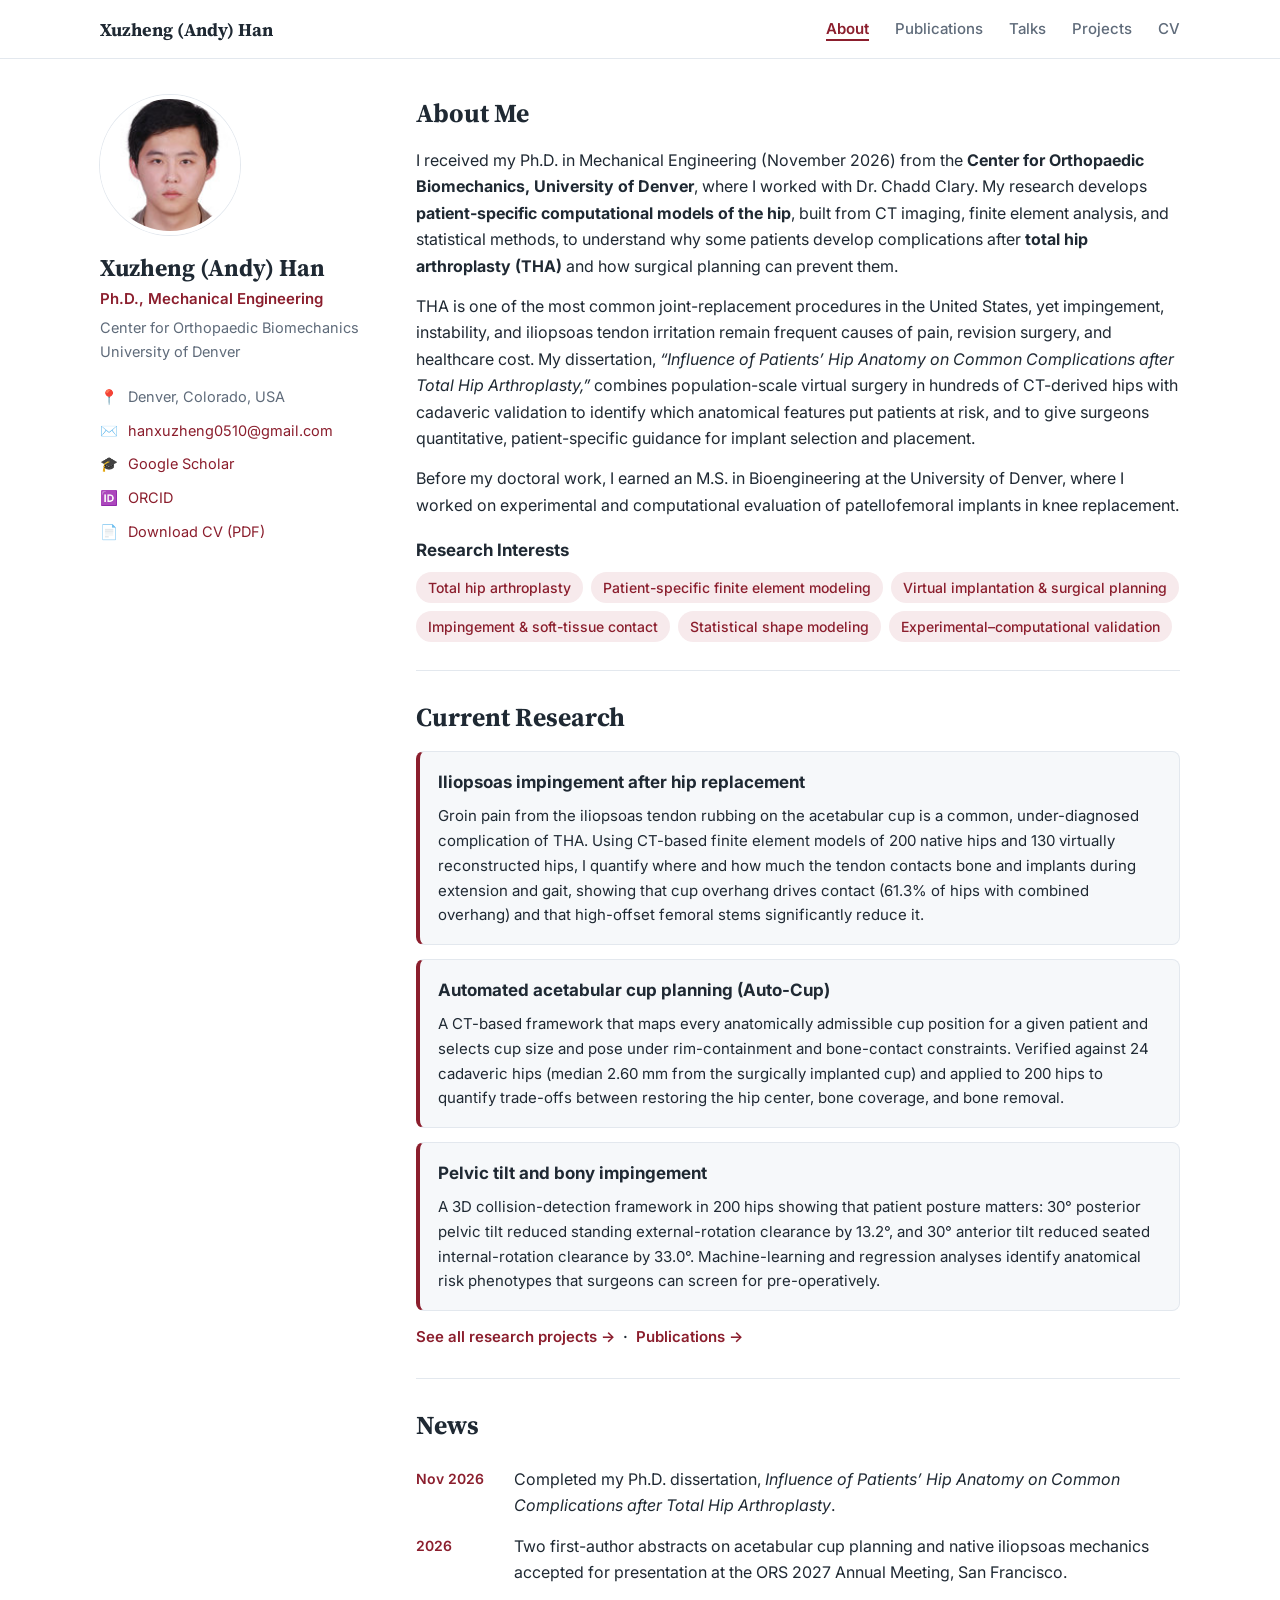
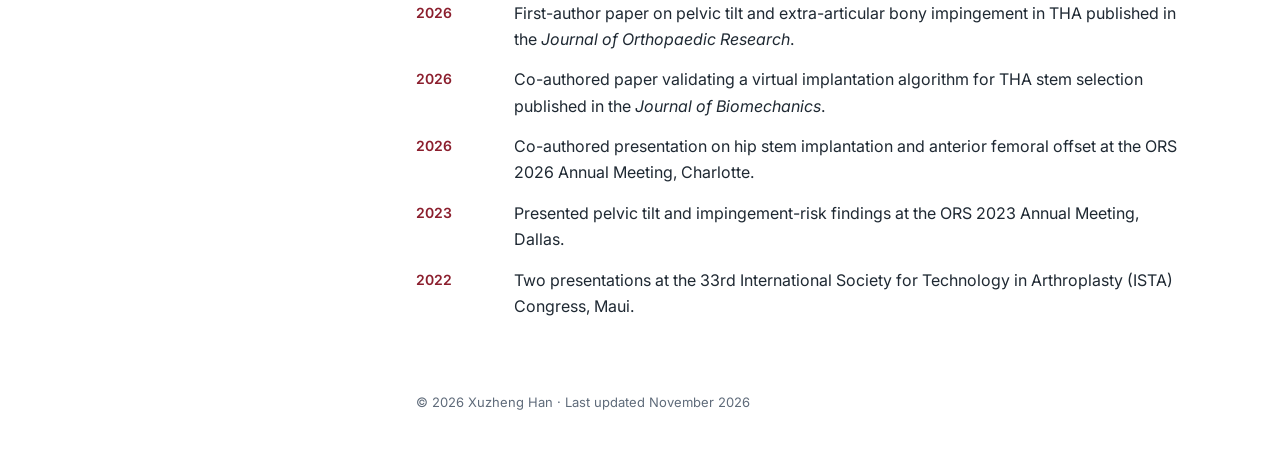
<file: index.html>
<!doctype html>
<html lang="en">
<head>
  <meta charset="utf-8">
  <meta name="viewport" content="width=device-width, initial-scale=1">
  <title>Xuzheng (Andy) Han | Orthopaedic Biomechanics</title>
  <meta name="description" content="Xuzheng (Andy) Han, Ph.D. in Mechanical Engineering, Center for Orthopaedic Biomechanics, University of Denver. Patient-specific computational modeling of total hip arthroplasty.">
  <meta name="author" content="Xuzheng Han">
  <meta property="og:title" content="Xuzheng (Andy) Han | Orthopaedic Biomechanics">
  <meta property="og:description" content="Xuzheng (Andy) Han, Ph.D. in Mechanical Engineering, Center for Orthopaedic Biomechanics, University of Denver. Patient-specific computational modeling of total hip arthroplasty.">
  <meta property="og:type" content="website">
  <link rel="preconnect" href="https://fonts.googleapis.com">
  <link rel="preconnect" href="https://fonts.gstatic.com" crossorigin>
  <link href="https://fonts.googleapis.com/css2?family=Inter:wght@400;500;600;700&family=Source+Serif+4:wght@600;700&display=swap" rel="stylesheet">
  <link rel="stylesheet" href="assets/style.css">
  <script type="application/ld+json">
  {
    "@context": "https://schema.org",
    "@type": "Person",
    "name": "Xuzheng Han",
    "alternateName": "Andy Han",
    "jobTitle": "Researcher, Orthopaedic Biomechanics",
    "affiliation": {"@type": "Organization", "name": "Center for Orthopaedic Biomechanics, University of Denver"},
    "alumniOf": "University of Denver",
    "sameAs": ["https://scholar.google.com/citations?user=2-iZHD8AAAAJ", "https://orcid.org/0000-0001-9798-607X"],
    "knowsAbout": ["Orthopaedic biomechanics", "Total hip arthroplasty", "Finite element analysis", "Statistical shape modeling", "Virtual implantation"]
  }
  </script>
</head>
<body>

<header class="topbar">
  <div class="topbar-inner">
    <a class="brand" href="index.html">Xuzheng (Andy) Han</a>
    <button class="menu-btn" aria-label="Menu" aria-expanded="false" onclick="this.setAttribute('aria-expanded', document.body.classList.toggle('menu-open'))">
      <span></span><span></span><span></span>
    </button>
    <nav class="nav">
      <a href="index.html" class="active" aria-current="page">About</a>
      <a href="publications.html">Publications</a>
      <a href="talks.html">Talks</a>
      <a href="projects.html">Projects</a>
      <a href="cv.html">CV</a>
    </nav>
  </div>
</header>

<div class="layout">

  <!-- ============ SIDEBAR / PROFILE (same on every page) ============ -->
  <aside class="sidebar">
    <div class="profile">
      <img class="avatar" src="assets/profile.jpg" alt="Xuzheng Han">
      <p class="name">Xuzheng (Andy) Han</p>
      <p class="role">Ph.D., Mechanical Engineering</p>
      <p class="affil">Center for Orthopaedic Biomechanics<br>University of Denver</p>
      <ul class="links">
        <li><span class="ic">📍</span>Denver, Colorado, USA</li>
        <li><span class="ic">✉️</span><a href="mailto:hanxuzheng0510@gmail.com">hanxuzheng0510@gmail.com</a></li>
        <li><span class="ic">🎓</span><a href="https://scholar.google.com/citations?user=2-iZHD8AAAAJ&amp;hl=en">Google Scholar</a></li>
        <li><span class="ic">🆔</span><a href="https://orcid.org/0000-0001-9798-607X">ORCID</a></li>
        <!-- To add LinkedIn / ResearchGate: fill in your profile URL and remove these comment markers
        <li><span class="ic">💼</span><a href="https://www.linkedin.com/in/YOUR_ID">LinkedIn</a></li>
        <li><span class="ic">🔬</span><a href="https://www.researchgate.net/profile/YOUR_ID">ResearchGate</a></li>
        -->
        <li><span class="ic">📄</span><a href="assets/Xuzheng_Han_CV.pdf">Download CV (PDF)</a></li>
      </ul>
    </div>
  </aside>

  <!-- ============ MAIN CONTENT ============ -->
  <main class="content">

    <section id="about">
      <h2>About Me</h2>
      <p>
        I received my Ph.D. in Mechanical Engineering (November 2026) from the
        <strong>Center for Orthopaedic Biomechanics, University of Denver</strong>, where I worked with
        Dr. Chadd Clary. My research develops <strong>patient-specific computational models of the hip</strong>,
        built from CT imaging, finite element analysis, and statistical methods, to understand why
        some patients develop complications after <strong>total hip arthroplasty (THA)</strong> and how surgical
        planning can prevent them.
      </p>
      <p>
        THA is one of the most common joint-replacement procedures in the United States, yet impingement,
        instability, and iliopsoas tendon irritation remain frequent causes of pain, revision surgery, and
        healthcare cost. My dissertation, <em>“Influence of Patients’ Hip Anatomy on Common Complications after
        Total Hip Arthroplasty,”</em> combines population-scale virtual surgery in hundreds of CT-derived hips with
        cadaveric validation to identify which anatomical features put patients at risk, and to give surgeons
        quantitative, patient-specific guidance for implant selection and placement.
      </p>
      <p>
        Before my doctoral work, I earned an M.S. in Bioengineering at the University of Denver, where I
        worked on experimental and computational evaluation of patellofemoral implants in knee replacement.
      </p>

      <div class="interests">
        <h3>Research Interests</h3>
        <ul class="tags">
          <li>Total hip arthroplasty</li>
          <li>Patient-specific finite element modeling</li>
          <li>Virtual implantation &amp; surgical planning</li>
          <li>Impingement &amp; soft-tissue contact</li>
          <li>Statistical shape modeling</li>
          <li>Experimental–computational validation</li>
        </ul>
      </div>
    </section>

    <section id="research">
      <h2>Current Research</h2>
      <div class="cards">
        <article class="card">
          <h3>Iliopsoas impingement after hip replacement</h3>
          <p>Groin pain from the iliopsoas tendon rubbing on the acetabular cup is a common, under-diagnosed
          complication of THA. Using CT-based finite element models of 200 native hips and 130 virtually
          reconstructed hips, I quantify where and how much the tendon contacts bone and implants during
          extension and gait, showing that cup overhang drives contact (61.3% of hips with combined overhang)
          and that high-offset femoral stems significantly reduce it.</p>
        </article>
        <article class="card">
          <h3>Automated acetabular cup planning (Auto-Cup)</h3>
          <p>A CT-based framework that maps every anatomically admissible cup position for a given patient and
          selects cup size and pose under rim-containment and bone-contact constraints. Verified against 24
          cadaveric hips (median 2.60 mm from the surgically implanted cup) and applied to 200 hips to quantify
          trade-offs between restoring the hip center, bone coverage, and bone removal.</p>
        </article>
        <article class="card">
          <h3>Pelvic tilt and bony impingement</h3>
          <p>A 3D collision-detection framework in 200 hips showing that patient posture matters: 30° posterior
          pelvic tilt reduced standing external-rotation clearance by 13.2°, and 30° anterior tilt reduced
          seated internal-rotation clearance by 33.0°. Machine-learning and regression analyses identify
          anatomical risk phenotypes that surgeons can screen for pre-operatively.</p>
        </article>
      </div>
      <p class="more"><a href="projects.html">See all research projects →</a> &nbsp;·&nbsp; <a href="publications.html">Publications →</a></p>
    </section>

    <section id="news">
      <h2>News</h2>
      <ul class="news">
        <li><span class="date">Nov 2026</span><span>Completed my Ph.D. dissertation, <em>Influence of Patients’ Hip Anatomy on Common Complications after Total Hip Arthroplasty</em>.</span></li>
        <li><span class="date">2026</span><span>Two first-author abstracts on acetabular cup planning and native iliopsoas mechanics accepted for presentation at the ORS 2027 Annual Meeting, San Francisco.</span></li>
        <li><span class="date">2026</span><span>First-author paper on pelvic tilt and extra-articular bony impingement in THA published in the <em>Journal of Orthopaedic Research</em>.</span></li>
        <li><span class="date">2026</span><span>Co-authored paper validating a virtual implantation algorithm for THA stem selection published in the <em>Journal of Biomechanics</em>.</span></li>
        <li><span class="date">2026</span><span>Co-authored presentation on hip stem implantation and anterior femoral offset at the ORS 2026 Annual Meeting, Charlotte.</span></li>
        <li><span class="date">2023</span><span>Presented pelvic tilt and impingement-risk findings at the ORS 2023 Annual Meeting, Dallas.</span></li>
        <li><span class="date">2022</span><span>Two presentations at the 33rd International Society for Technology in Arthroplasty (ISTA) Congress, Maui.</span></li>
      </ul>
    </section>

    <footer class="footer">
      © <span id="yr">2026</span> Xuzheng Han · Last updated November 2026
    </footer>
  </main>
</div>

<script>document.getElementById('yr').textContent = new Date().getFullYear();</script>
</body>
</html>
</file>
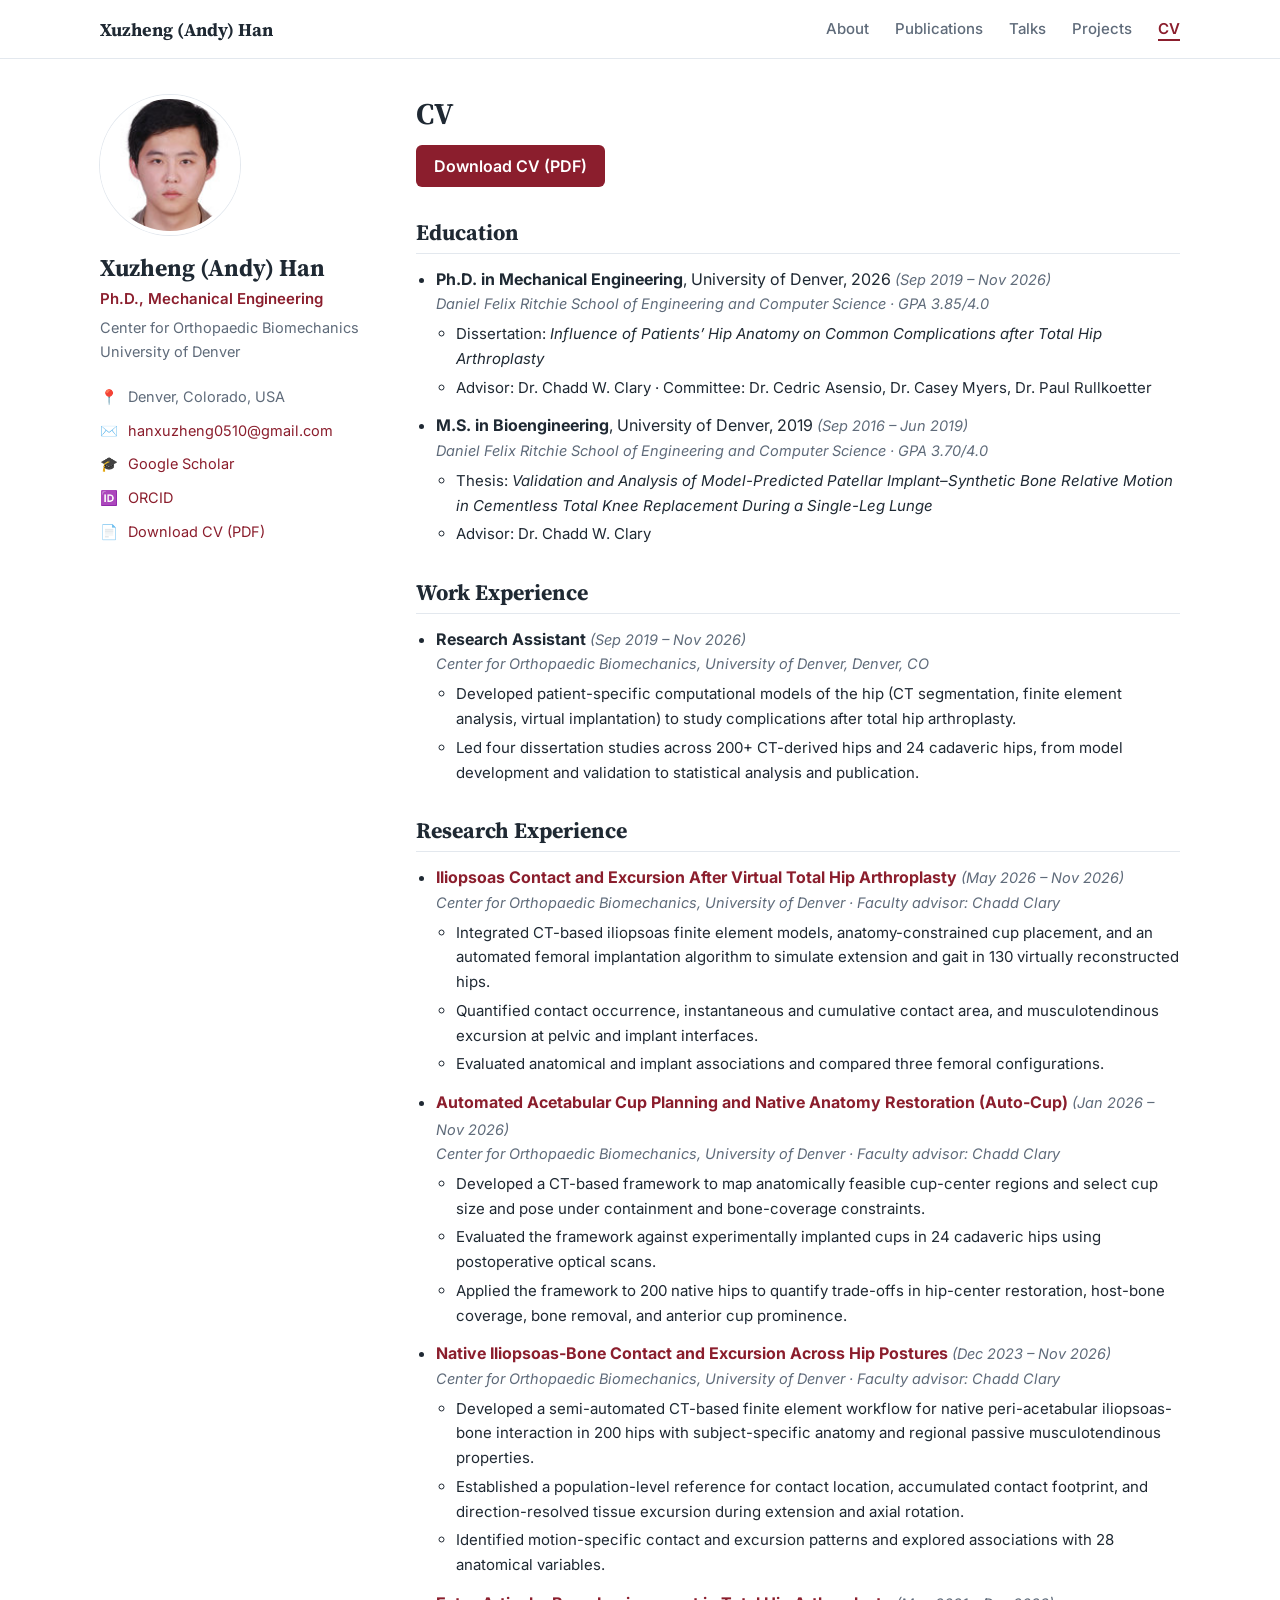
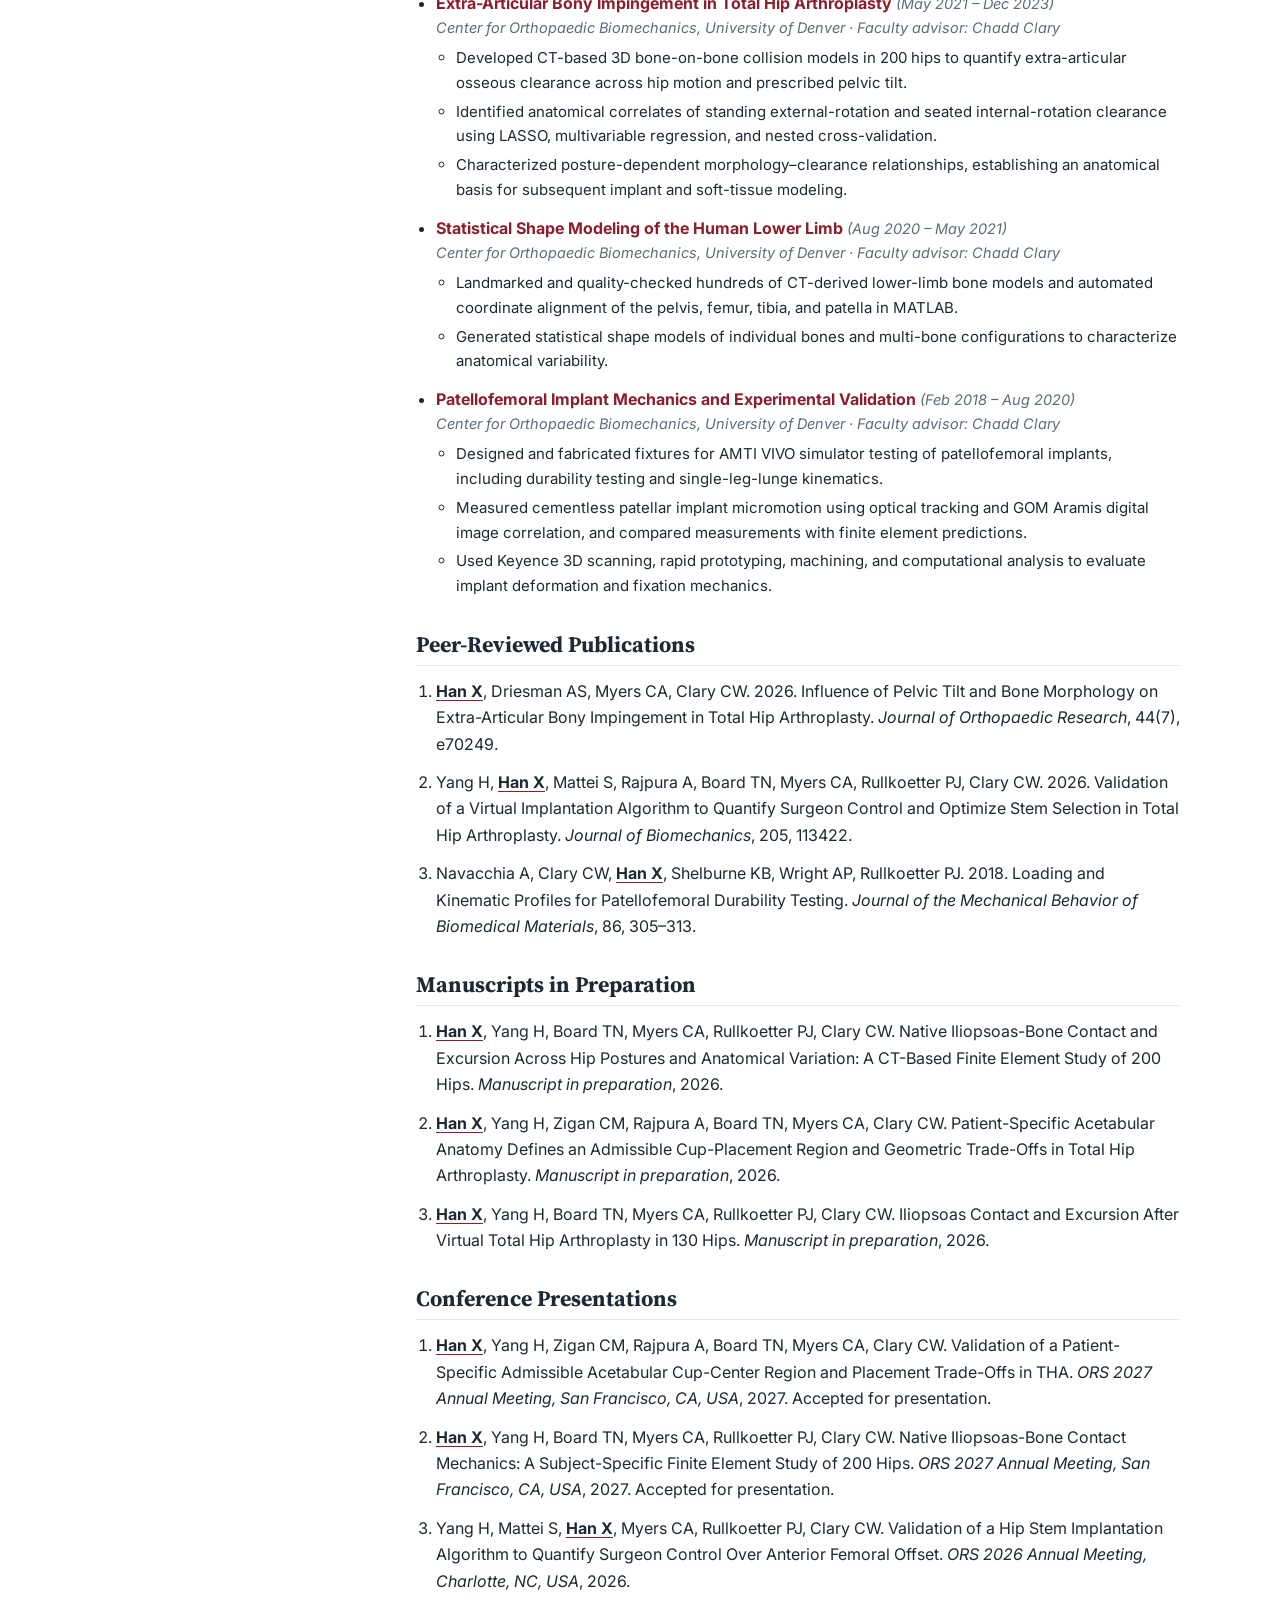
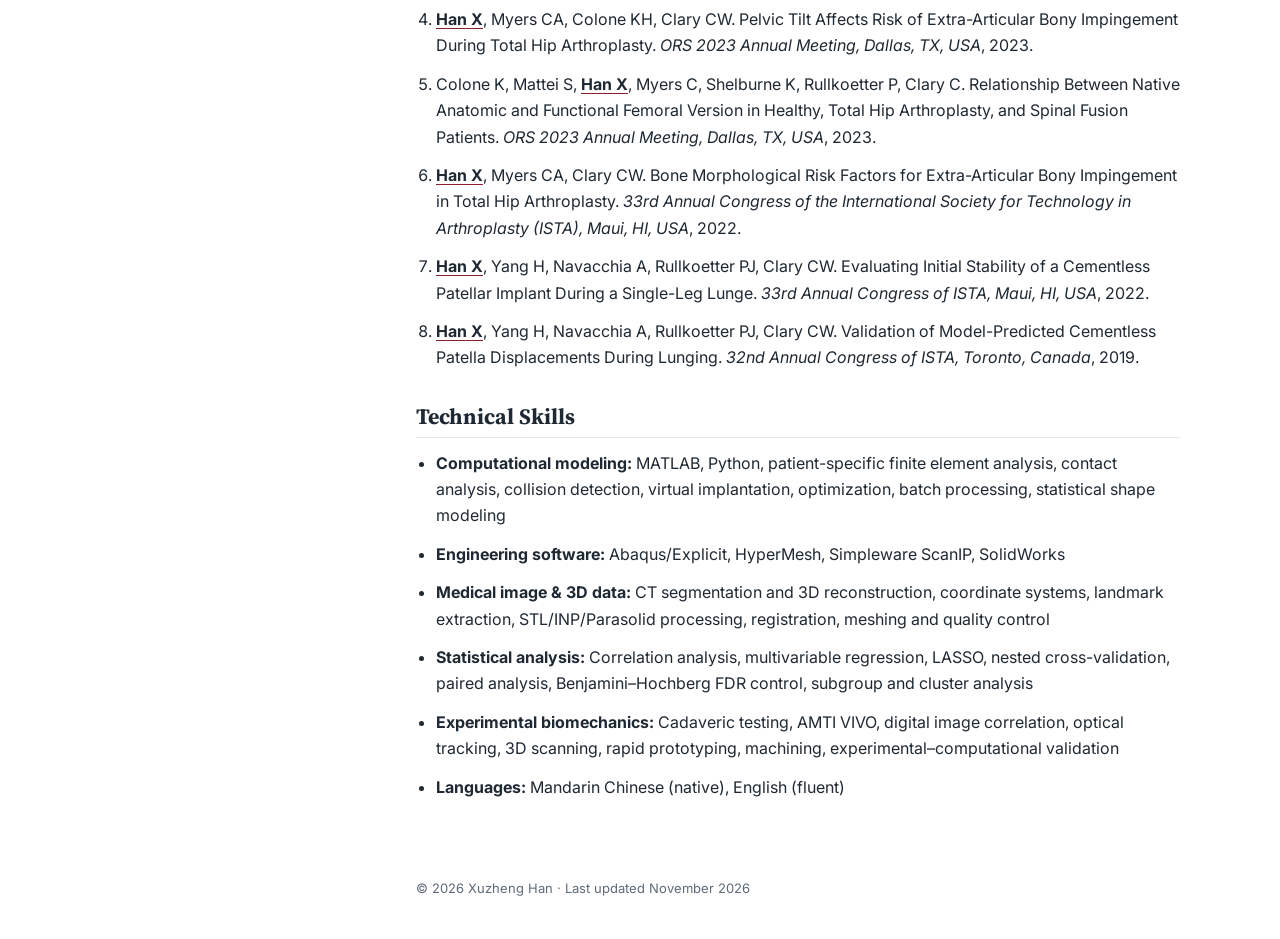
<file: cv.html>
<!doctype html>
<html lang="en">
<head>
  <meta charset="utf-8">
  <meta name="viewport" content="width=device-width, initial-scale=1">
  <title>CV | Xuzheng (Andy) Han</title>
  <meta name="description" content="Xuzheng (Andy) Han, Ph.D. in Mechanical Engineering, Center for Orthopaedic Biomechanics, University of Denver. Patient-specific computational modeling of total hip arthroplasty.">
  <meta name="author" content="Xuzheng Han">
  <meta property="og:title" content="CV | Xuzheng (Andy) Han">
  <meta property="og:description" content="Xuzheng (Andy) Han, Ph.D. in Mechanical Engineering, Center for Orthopaedic Biomechanics, University of Denver. Patient-specific computational modeling of total hip arthroplasty.">
  <meta property="og:type" content="website">
  <link rel="preconnect" href="https://fonts.googleapis.com">
  <link rel="preconnect" href="https://fonts.gstatic.com" crossorigin>
  <link href="https://fonts.googleapis.com/css2?family=Inter:wght@400;500;600;700&family=Source+Serif+4:wght@600;700&display=swap" rel="stylesheet">
  <link rel="stylesheet" href="assets/style.css">
</head>
<body>

<header class="topbar">
  <div class="topbar-inner">
    <a class="brand" href="index.html">Xuzheng (Andy) Han</a>
    <button class="menu-btn" aria-label="Menu" aria-expanded="false" onclick="this.setAttribute('aria-expanded', document.body.classList.toggle('menu-open'))">
      <span></span><span></span><span></span>
    </button>
    <nav class="nav">
      <a href="index.html">About</a>
      <a href="publications.html">Publications</a>
      <a href="talks.html">Talks</a>
      <a href="projects.html">Projects</a>
      <a href="cv.html" class="active" aria-current="page">CV</a>
    </nav>
  </div>
</header>

<div class="layout">

  <!-- ============ SIDEBAR / PROFILE (same on every page) ============ -->
  <aside class="sidebar">
    <div class="profile">
      <img class="avatar" src="assets/profile.jpg" alt="Xuzheng Han">
      <p class="name">Xuzheng (Andy) Han</p>
      <p class="role">Ph.D., Mechanical Engineering</p>
      <p class="affil">Center for Orthopaedic Biomechanics<br>University of Denver</p>
      <ul class="links">
        <li><span class="ic">📍</span>Denver, Colorado, USA</li>
        <li><span class="ic">✉️</span><a href="mailto:hanxuzheng0510@gmail.com">hanxuzheng0510@gmail.com</a></li>
        <li><span class="ic">🎓</span><a href="https://scholar.google.com/citations?user=2-iZHD8AAAAJ&amp;hl=en">Google Scholar</a></li>
        <li><span class="ic">🆔</span><a href="https://orcid.org/0000-0001-9798-607X">ORCID</a></li>
        <!-- To add LinkedIn / ResearchGate: fill in your profile URL and remove these comment markers
        <li><span class="ic">💼</span><a href="https://www.linkedin.com/in/YOUR_ID">LinkedIn</a></li>
        <li><span class="ic">🔬</span><a href="https://www.researchgate.net/profile/YOUR_ID">ResearchGate</a></li>
        -->
        <li><span class="ic">📄</span><a href="assets/Xuzheng_Han_CV.pdf">Download CV (PDF)</a></li>
      </ul>
    </div>
  </aside>

  <!-- ============ MAIN CONTENT ============ -->
  <main class="content">

    <section id="cv" class="cv">
      <h1 class="page-title">CV</h1>
      <p><a class="btn" href="assets/Xuzheng_Han_CV.pdf">Download CV (PDF)</a></p>

      <h2>Education</h2>
      <ul>
        <li><strong>Ph.D. in Mechanical Engineering</strong>, University of Denver, 2026 <span class="when-i">(Sep 2019 – Nov 2026)</span>
          <div class="cv-sub">Daniel Felix Ritchie School of Engineering and Computer Science · GPA 3.85/4.0</div>
          <ul><li>Dissertation: <em>Influence of Patients’ Hip Anatomy on Common Complications after Total Hip Arthroplasty</em></li>
              <li>Advisor: Dr. Chadd W. Clary · Committee: Dr. Cedric Asensio, Dr. Casey Myers, Dr. Paul Rullkoetter</li></ul>
        </li>
        <li><strong>M.S. in Bioengineering</strong>, University of Denver, 2019 <span class="when-i">(Sep 2016 – Jun 2019)</span>
          <div class="cv-sub">Daniel Felix Ritchie School of Engineering and Computer Science · GPA 3.70/4.0</div>
          <ul><li>Thesis: <em>Validation and Analysis of Model-Predicted Patellar Implant–Synthetic Bone Relative Motion in Cementless Total Knee Replacement During a Single-Leg Lunge</em></li>
              <li>Advisor: Dr. Chadd W. Clary</li></ul>
        </li>
      </ul>

      <h2>Work Experience</h2>
      <ul>
        <li><strong>Research Assistant</strong> <span class="when-i">(Sep 2019 – Nov 2026)</span>
          <div class="cv-sub">Center for Orthopaedic Biomechanics, University of Denver, Denver, CO</div>
          <ul>
            <li>Developed patient-specific computational models of the hip (CT segmentation, finite element analysis, virtual implantation) to study complications after total hip arthroplasty.</li>
            <li>Led four dissertation studies across 200+ CT-derived hips and 24 cadaveric hips, from model development and validation to statistical analysis and publication.</li>
          </ul>
        </li>
      </ul>

      <h2>Research Experience</h2>
      <ul>
        <li><a href="projects/iliopsoas-after-tha.html"><strong>Iliopsoas Contact and Excursion After Virtual Total Hip Arthroplasty</strong></a> <span class="when-i">(May 2026 – Nov 2026)</span>
          <div class="cv-sub">Center for Orthopaedic Biomechanics, University of Denver · Faculty advisor: Chadd Clary</div>
          <ul>
            <li>Integrated CT-based iliopsoas finite element models, anatomy-constrained cup placement, and an automated femoral implantation algorithm to simulate extension and gait in 130 virtually reconstructed hips.</li>
            <li>Quantified contact occurrence, instantaneous and cumulative contact area, and musculotendinous excursion at pelvic and implant interfaces.</li>
            <li>Evaluated anatomical and implant associations and compared three femoral configurations.</li>
          </ul>
        </li>
        <li><a href="projects/auto-cup.html"><strong>Automated Acetabular Cup Planning and Native Anatomy Restoration (Auto-Cup)</strong></a> <span class="when-i">(Jan 2026 – Nov 2026)</span>
          <div class="cv-sub">Center for Orthopaedic Biomechanics, University of Denver · Faculty advisor: Chadd Clary</div>
          <ul>
            <li>Developed a CT-based framework to map anatomically feasible cup-center regions and select cup size and pose under containment and bone-coverage constraints.</li>
            <li>Evaluated the framework against experimentally implanted cups in 24 cadaveric hips using postoperative optical scans.</li>
            <li>Applied the framework to 200 native hips to quantify trade-offs in hip-center restoration, host-bone coverage, bone removal, and anterior cup prominence.</li>
          </ul>
        </li>
        <li><a href="projects/native-iliopsoas.html"><strong>Native Iliopsoas-Bone Contact and Excursion Across Hip Postures</strong></a> <span class="when-i">(Dec 2023 – Nov 2026)</span>
          <div class="cv-sub">Center for Orthopaedic Biomechanics, University of Denver · Faculty advisor: Chadd Clary</div>
          <ul>
            <li>Developed a semi-automated CT-based finite element workflow for native peri-acetabular iliopsoas-bone interaction in 200 hips with subject-specific anatomy and regional passive musculotendinous properties.</li>
            <li>Established a population-level reference for contact location, accumulated contact footprint, and direction-resolved tissue excursion during extension and axial rotation.</li>
            <li>Identified motion-specific contact and excursion patterns and explored associations with 28 anatomical variables.</li>
          </ul>
        </li>
        <li><a href="projects/bony-impingement.html"><strong>Extra-Articular Bony Impingement in Total Hip Arthroplasty</strong></a> <span class="when-i">(May 2021 – Dec 2023)</span>
          <div class="cv-sub">Center for Orthopaedic Biomechanics, University of Denver · Faculty advisor: Chadd Clary</div>
          <ul>
            <li>Developed CT-based 3D bone-on-bone collision models in 200 hips to quantify extra-articular osseous clearance across hip motion and prescribed pelvic tilt.</li>
            <li>Identified anatomical correlates of standing external-rotation and seated internal-rotation clearance using LASSO, multivariable regression, and nested cross-validation.</li>
            <li>Characterized posture-dependent morphology–clearance relationships, establishing an anatomical basis for subsequent implant and soft-tissue modeling.</li>
          </ul>
        </li>
        <li><a href="projects/statistical-shape-modeling.html"><strong>Statistical Shape Modeling of the Human Lower Limb</strong></a> <span class="when-i">(Aug 2020 – May 2021)</span>
          <div class="cv-sub">Center for Orthopaedic Biomechanics, University of Denver · Faculty advisor: Chadd Clary</div>
          <ul>
            <li>Landmarked and quality-checked hundreds of CT-derived lower-limb bone models and automated coordinate alignment of the pelvis, femur, tibia, and patella in MATLAB.</li>
            <li>Generated statistical shape models of individual bones and multi-bone configurations to characterize anatomical variability.</li>
          </ul>
        </li>
        <li><a href="projects/patellar-micromotion.html"><strong>Patellofemoral Implant Mechanics and Experimental Validation</strong></a> <span class="when-i">(Feb 2018 – Aug 2020)</span>
          <div class="cv-sub">Center for Orthopaedic Biomechanics, University of Denver · Faculty advisor: Chadd Clary</div>
          <ul>
            <li>Designed and fabricated fixtures for AMTI VIVO simulator testing of patellofemoral implants, including durability testing and single-leg-lunge kinematics.</li>
            <li>Measured cementless patellar implant micromotion using optical tracking and GOM Aramis digital image correlation, and compared measurements with finite element predictions.</li>
            <li>Used Keyence 3D scanning, rapid prototyping, machining, and computational analysis to evaluate implant deformation and fixation mechanics.</li>
          </ul>
        </li>
      </ul>

      <h2>Peer-Reviewed Publications</h2>
      <ol>
        <li><span class="me">Han X</span>, Driesman AS, Myers CA, Clary CW. 2026. Influence of Pelvic Tilt and Bone Morphology on Extra-Articular Bony Impingement in Total Hip Arthroplasty. <em>Journal of Orthopaedic Research</em>, 44(7), e70249.</li>
        <li>Yang H, <span class="me">Han X</span>, Mattei S, Rajpura A, Board TN, Myers CA, Rullkoetter PJ, Clary CW. 2026. Validation of a Virtual Implantation Algorithm to Quantify Surgeon Control and Optimize Stem Selection in Total Hip Arthroplasty. <em>Journal of Biomechanics</em>, 205, 113422.</li>
        <li>Navacchia A, Clary CW, <span class="me">Han X</span>, Shelburne KB, Wright AP, Rullkoetter PJ. 2018. Loading and Kinematic Profiles for Patellofemoral Durability Testing. <em>Journal of the Mechanical Behavior of Biomedical Materials</em>, 86, 305–313.</li>
      </ol>

      <h2>Manuscripts in Preparation</h2>
      <ol>
        <li><span class="me">Han X</span>, Yang H, Board TN, Myers CA, Rullkoetter PJ, Clary CW. Native Iliopsoas-Bone Contact and Excursion Across Hip Postures and Anatomical Variation: A CT-Based Finite Element Study of 200 Hips. <em>Manuscript in preparation</em>, 2026.</li>
        <li><span class="me">Han X</span>, Yang H, Zigan CM, Rajpura A, Board TN, Myers CA, Clary CW. Patient-Specific Acetabular Anatomy Defines an Admissible Cup-Placement Region and Geometric Trade-Offs in Total Hip Arthroplasty. <em>Manuscript in preparation</em>, 2026.</li>
        <li><span class="me">Han X</span>, Yang H, Board TN, Myers CA, Rullkoetter PJ, Clary CW. Iliopsoas Contact and Excursion After Virtual Total Hip Arthroplasty in 130 Hips. <em>Manuscript in preparation</em>, 2026.</li>
      </ol>

      <h2>Conference Presentations</h2>
      <ol>
        <li><span class="me">Han X</span>, Yang H, Zigan CM, Rajpura A, Board TN, Myers CA, Clary CW. Validation of a Patient-Specific Admissible Acetabular Cup-Center Region and Placement Trade-Offs in THA. <em>ORS 2027 Annual Meeting, San Francisco, CA, USA</em>, 2027. Accepted for presentation.</li>
        <li><span class="me">Han X</span>, Yang H, Board TN, Myers CA, Rullkoetter PJ, Clary CW. Native Iliopsoas-Bone Contact Mechanics: A Subject-Specific Finite Element Study of 200 Hips. <em>ORS 2027 Annual Meeting, San Francisco, CA, USA</em>, 2027. Accepted for presentation.</li>
        <li>Yang H, Mattei S, <span class="me">Han X</span>, Myers CA, Rullkoetter PJ, Clary CW. Validation of a Hip Stem Implantation Algorithm to Quantify Surgeon Control Over Anterior Femoral Offset. <em>ORS 2026 Annual Meeting, Charlotte, NC, USA</em>, 2026.</li>
        <li><span class="me">Han X</span>, Myers CA, Colone KH, Clary CW. Pelvic Tilt Affects Risk of Extra-Articular Bony Impingement During Total Hip Arthroplasty. <em>ORS 2023 Annual Meeting, Dallas, TX, USA</em>, 2023.</li>
        <li>Colone K, Mattei S, <span class="me">Han X</span>, Myers C, Shelburne K, Rullkoetter P, Clary C. Relationship Between Native Anatomic and Functional Femoral Version in Healthy, Total Hip Arthroplasty, and Spinal Fusion Patients. <em>ORS 2023 Annual Meeting, Dallas, TX, USA</em>, 2023.</li>
        <li><span class="me">Han X</span>, Myers CA, Clary CW. Bone Morphological Risk Factors for Extra-Articular Bony Impingement in Total Hip Arthroplasty. <em>33rd Annual Congress of the International Society for Technology in Arthroplasty (ISTA), Maui, HI, USA</em>, 2022.</li>
        <li><span class="me">Han X</span>, Yang H, Navacchia A, Rullkoetter PJ, Clary CW. Evaluating Initial Stability of a Cementless Patellar Implant During a Single-Leg Lunge. <em>33rd Annual Congress of ISTA, Maui, HI, USA</em>, 2022.</li>
        <li><span class="me">Han X</span>, Yang H, Navacchia A, Rullkoetter PJ, Clary CW. Validation of Model-Predicted Cementless Patella Displacements During Lunging. <em>32nd Annual Congress of ISTA, Toronto, Canada</em>, 2019.</li>
      </ol>

      <h2>Technical Skills</h2>
      <ul>
        <li><strong>Computational modeling:</strong> MATLAB, Python, patient-specific finite element analysis, contact analysis, collision detection, virtual implantation, optimization, batch processing, statistical shape modeling</li>
        <li><strong>Engineering software:</strong> Abaqus/Explicit, HyperMesh, Simpleware ScanIP, SolidWorks</li>
        <li><strong>Medical image &amp; 3D data:</strong> CT segmentation and 3D reconstruction, coordinate systems, landmark extraction, STL/INP/Parasolid processing, registration, meshing and quality control</li>
        <li><strong>Statistical analysis:</strong> Correlation analysis, multivariable regression, LASSO, nested cross-validation, paired analysis, Benjamini–Hochberg FDR control, subgroup and cluster analysis</li>
        <li><strong>Experimental biomechanics:</strong> Cadaveric testing, AMTI VIVO, digital image correlation, optical tracking, 3D scanning, rapid prototyping, machining, experimental–computational validation</li>
        <li><strong>Languages:</strong> Mandarin Chinese (native), English (fluent)</li>
      </ul>
    </section>

    <footer class="footer">
      © <span id="yr">2026</span> Xuzheng Han · Last updated November 2026
    </footer>
  </main>
</div>

<script>document.getElementById('yr').textContent = new Date().getFullYear();</script>
</body>
</html>
</file>
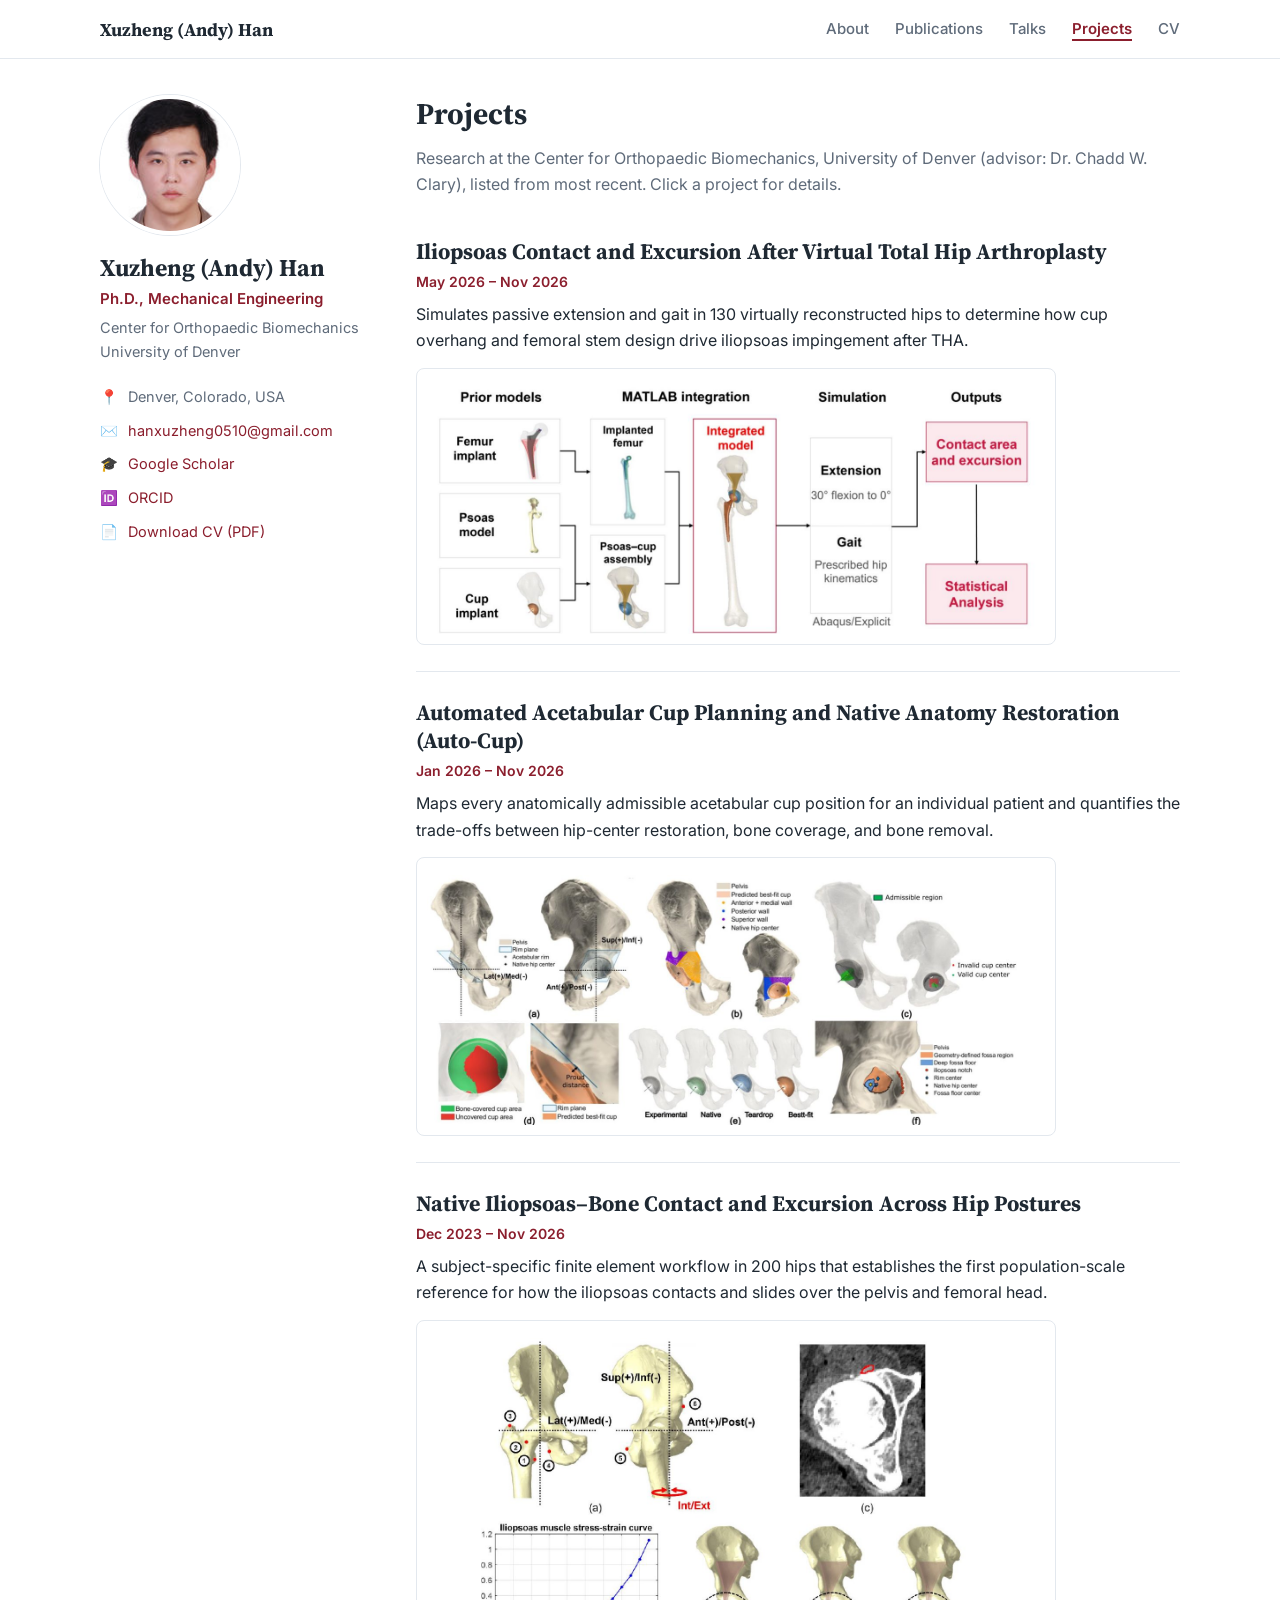
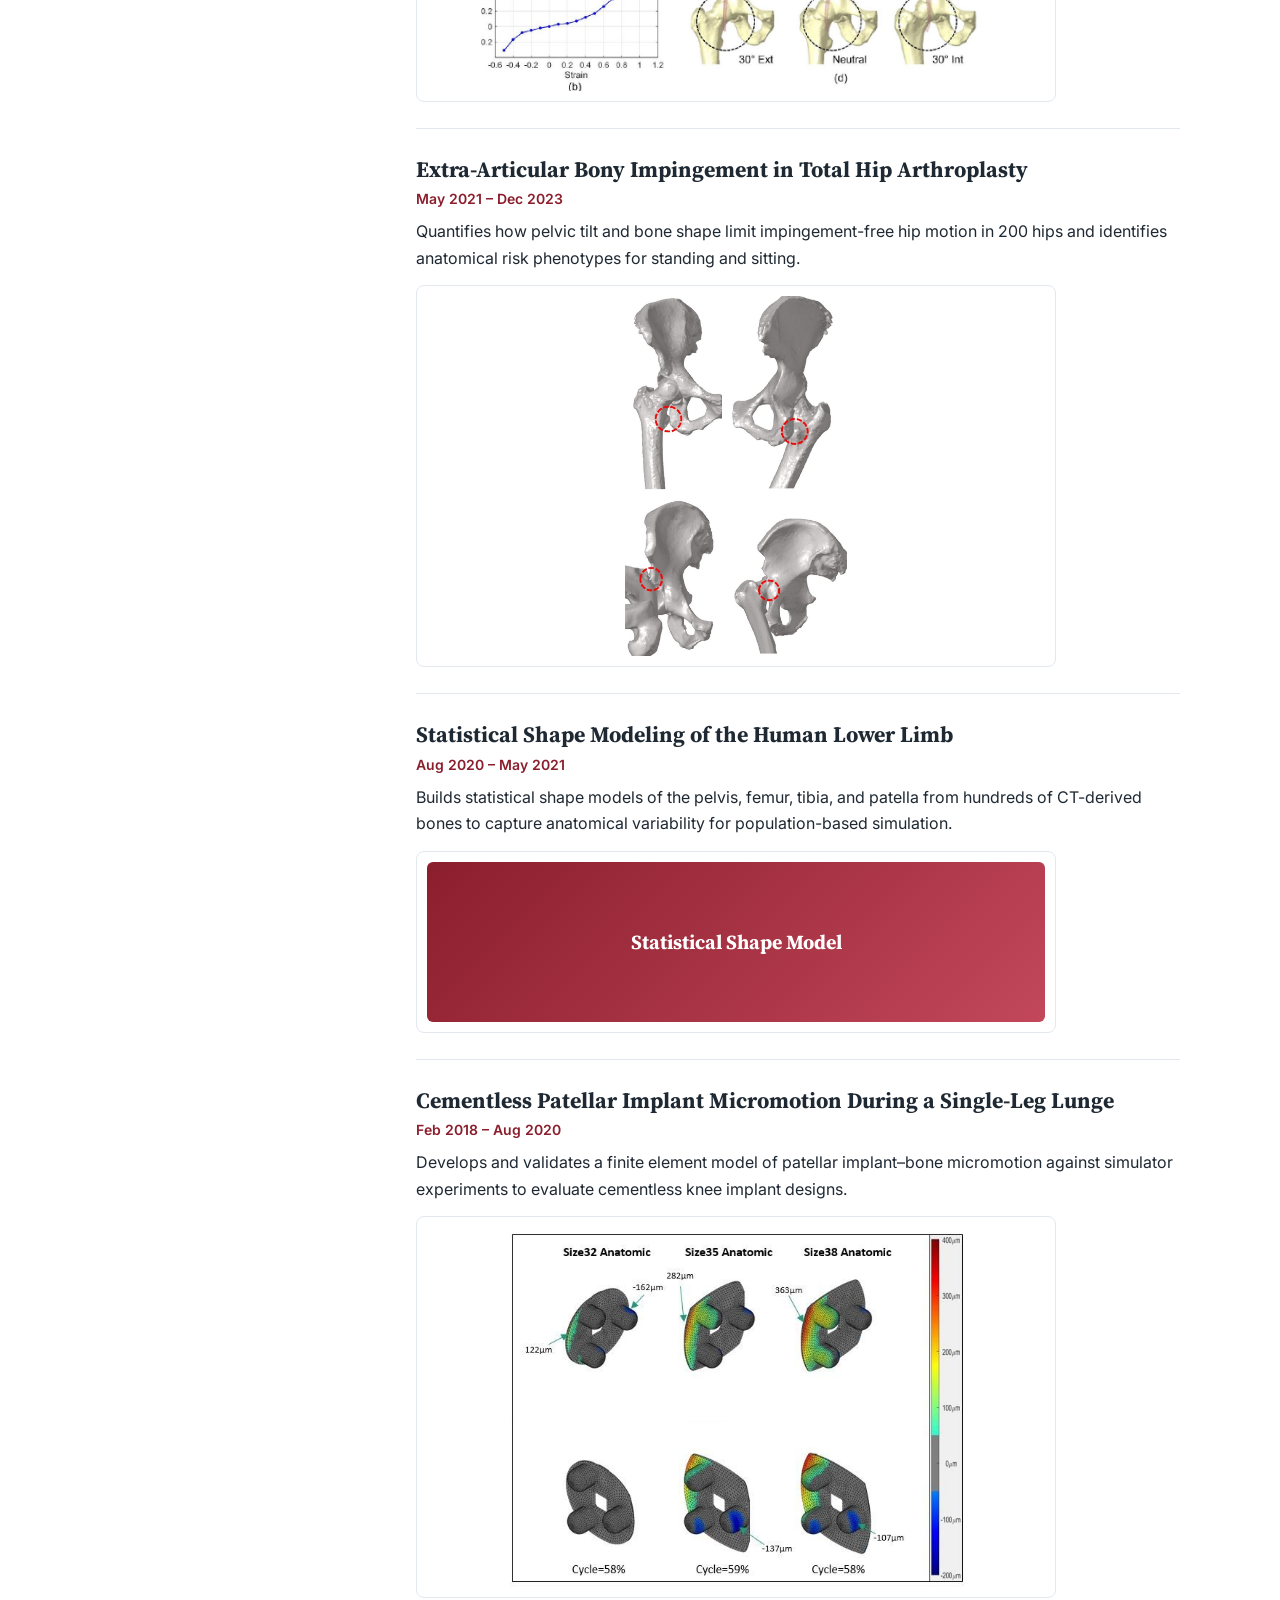
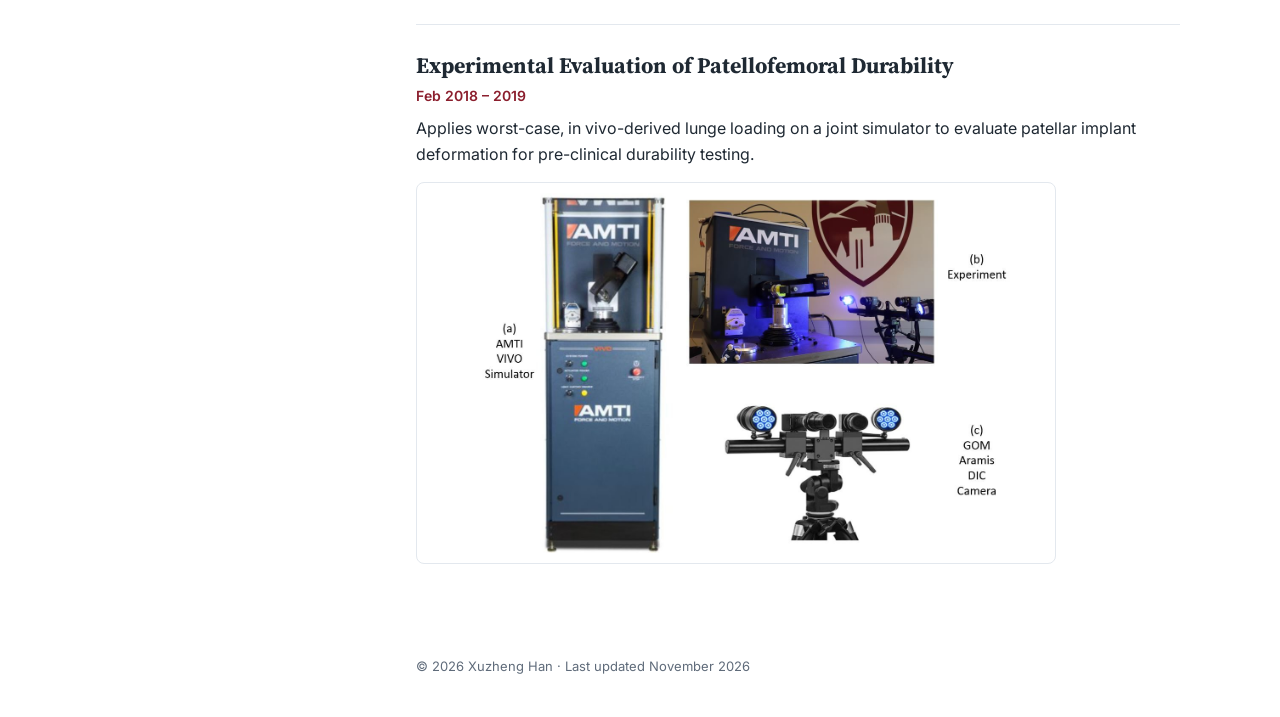
<file: projects.html>
<!doctype html>
<html lang="en">
<head>
  <meta charset="utf-8">
  <meta name="viewport" content="width=device-width, initial-scale=1">
  <title>Projects | Xuzheng (Andy) Han</title>
  <meta name="description" content="Xuzheng (Andy) Han, Ph.D. in Mechanical Engineering, Center for Orthopaedic Biomechanics, University of Denver. Patient-specific computational modeling of total hip arthroplasty.">
  <meta name="author" content="Xuzheng Han">
  <meta property="og:title" content="Projects | Xuzheng (Andy) Han">
  <meta property="og:description" content="Xuzheng (Andy) Han, Ph.D. in Mechanical Engineering, Center for Orthopaedic Biomechanics, University of Denver. Patient-specific computational modeling of total hip arthroplasty.">
  <meta property="og:type" content="website">
  <link rel="preconnect" href="https://fonts.googleapis.com">
  <link rel="preconnect" href="https://fonts.gstatic.com" crossorigin>
  <link href="https://fonts.googleapis.com/css2?family=Inter:wght@400;500;600;700&family=Source+Serif+4:wght@600;700&display=swap" rel="stylesheet">
  <link rel="stylesheet" href="assets/style.css">
</head>
<body>

<header class="topbar">
  <div class="topbar-inner">
    <a class="brand" href="index.html">Xuzheng (Andy) Han</a>
    <button class="menu-btn" aria-label="Menu" aria-expanded="false" onclick="this.setAttribute('aria-expanded', document.body.classList.toggle('menu-open'))">
      <span></span><span></span><span></span>
    </button>
    <nav class="nav">
      <a href="index.html">About</a>
      <a href="publications.html">Publications</a>
      <a href="talks.html">Talks</a>
      <a href="projects.html" class="active" aria-current="page">Projects</a>
      <a href="cv.html">CV</a>
    </nav>
  </div>
</header>

<div class="layout">

  <!-- ============ SIDEBAR / PROFILE (same on every page) ============ -->
  <aside class="sidebar">
    <div class="profile">
      <img class="avatar" src="assets/profile.jpg" alt="Xuzheng Han">
      <p class="name">Xuzheng (Andy) Han</p>
      <p class="role">Ph.D., Mechanical Engineering</p>
      <p class="affil">Center for Orthopaedic Biomechanics<br>University of Denver</p>
      <ul class="links">
        <li><span class="ic">📍</span>Denver, Colorado, USA</li>
        <li><span class="ic">✉️</span><a href="mailto:hanxuzheng0510@gmail.com">hanxuzheng0510@gmail.com</a></li>
        <li><span class="ic">🎓</span><a href="https://scholar.google.com/citations?user=2-iZHD8AAAAJ&amp;hl=en">Google Scholar</a></li>
        <li><span class="ic">🆔</span><a href="https://orcid.org/0000-0001-9798-607X">ORCID</a></li>
        <!-- To add LinkedIn / ResearchGate: fill in your profile URL and remove these comment markers
        <li><span class="ic">💼</span><a href="https://www.linkedin.com/in/YOUR_ID">LinkedIn</a></li>
        <li><span class="ic">🔬</span><a href="https://www.researchgate.net/profile/YOUR_ID">ResearchGate</a></li>
        -->
        <li><span class="ic">📄</span><a href="assets/Xuzheng_Han_CV.pdf">Download CV (PDF)</a></li>
      </ul>
    </div>
  </aside>

  <!-- ============ MAIN CONTENT ============ -->
  <main class="content">

    <section id="projects">
      <h1 class="page-title">Projects</h1>
      <p class="muted">Research at the Center for Orthopaedic Biomechanics, University of Denver (advisor: Dr. Chadd W. Clary), listed from most recent. Click a project for details.</p>
      <article class="pf-item">
        <h2 class="pf-title"><a href="projects/iliopsoas-after-tha.html">Iliopsoas Contact and Excursion After Virtual Total Hip Arthroplasty</a></h2>
        <p class="pf-date">May 2026 – Nov 2026</p>
        <p class="pf-short">Simulates passive extension and gait in 130 virtually reconstructed hips to determine how cup overhang and femoral stem design drive iliopsoas impingement after THA.</p>
        <a class="pf-cover" href="projects/iliopsoas-after-tha.html"><img src="assets/figures/virtual-tha-workflow.jpg" alt="Iliopsoas Contact and Excursion After Virtual Total Hip Arthroplasty" loading="lazy"></a>
      </article>
      <article class="pf-item">
        <h2 class="pf-title"><a href="projects/auto-cup.html">Automated Acetabular Cup Planning and Native Anatomy Restoration (Auto-Cup)</a></h2>
        <p class="pf-date">Jan 2026 – Nov 2026</p>
        <p class="pf-short">Maps every anatomically admissible acetabular cup position for an individual patient and quantifies the trade-offs between hip-center restoration, bone coverage, and bone removal.</p>
        <a class="pf-cover" href="projects/auto-cup.html"><img src="assets/figures/cup-planning.jpg" alt="Automated Acetabular Cup Planning and Native Anatomy Restoration (Auto-Cup)" loading="lazy"></a>
      </article>
      <article class="pf-item">
        <h2 class="pf-title"><a href="projects/native-iliopsoas.html">Native Iliopsoas–Bone Contact and Excursion Across Hip Postures</a></h2>
        <p class="pf-date">Dec 2023 – Nov 2026</p>
        <p class="pf-short">A subject-specific finite element workflow in 200 hips that establishes the first population-scale reference for how the iliopsoas contacts and slides over the pelvis and femoral head.</p>
        <a class="pf-cover" href="projects/native-iliopsoas.html"><img src="assets/figures/iliopsoas-model.jpg" alt="Native Iliopsoas–Bone Contact and Excursion Across Hip Postures" loading="lazy"></a>
      </article>
      <article class="pf-item">
        <h2 class="pf-title"><a href="projects/bony-impingement.html">Extra-Articular Bony Impingement in Total Hip Arthroplasty</a></h2>
        <p class="pf-date">May 2021 – Dec 2023</p>
        <p class="pf-short">Quantifies how pelvic tilt and bone shape limit impingement-free hip motion in 200 hips and identifies anatomical risk phenotypes for standing and sitting.</p>
        <a class="pf-cover" href="projects/bony-impingement.html"><img src="assets/figures/bony-impingement.jpg" alt="Extra-Articular Bony Impingement in Total Hip Arthroplasty" loading="lazy"></a>
      </article>
      <article class="pf-item">
        <h2 class="pf-title"><a href="projects/statistical-shape-modeling.html">Statistical Shape Modeling of the Human Lower Limb</a></h2>
        <p class="pf-date">Aug 2020 – May 2021</p>
        <p class="pf-short">Builds statistical shape models of the pelvis, femur, tibia, and patella from hundreds of CT-derived bones to capture anatomical variability for population-based simulation.</p>
        <a class="pf-cover" href="projects/statistical-shape-modeling.html"><div class="cover-placeholder" aria-hidden="true">Statistical Shape Model</div></a>
      </article>
      <article class="pf-item">
        <h2 class="pf-title"><a href="projects/patellar-micromotion.html">Cementless Patellar Implant Micromotion During a Single-Leg Lunge</a></h2>
        <p class="pf-date">Feb 2018 – Aug 2020</p>
        <p class="pf-short">Develops and validates a finite element model of patellar implant–bone micromotion against simulator experiments to evaluate cementless knee implant designs.</p>
        <a class="pf-cover" href="projects/patellar-micromotion.html"><img src="assets/figures/ms-patella-micromotion.jpg" alt="Cementless Patellar Implant Micromotion During a Single-Leg Lunge" loading="lazy"></a>
      </article>
      <article class="pf-item">
        <h2 class="pf-title"><a href="projects/patellofemoral-durability.html">Experimental Evaluation of Patellofemoral Durability</a></h2>
        <p class="pf-date">Feb 2018 – 2019</p>
        <p class="pf-short">Applies worst-case, in vivo-derived lunge loading on a joint simulator to evaluate patellar implant deformation for pre-clinical durability testing.</p>
        <a class="pf-cover" href="projects/patellofemoral-durability.html"><img src="assets/figures/ms-vivo-setup.jpg" alt="Experimental Evaluation of Patellofemoral Durability" loading="lazy"></a>
      </article>
    </section>

    <footer class="footer">
      © <span id="yr">2026</span> Xuzheng Han · Last updated November 2026
    </footer>
  </main>
</div>

<script>document.getElementById('yr').textContent = new Date().getFullYear();</script>
</body>
</html>
</file>
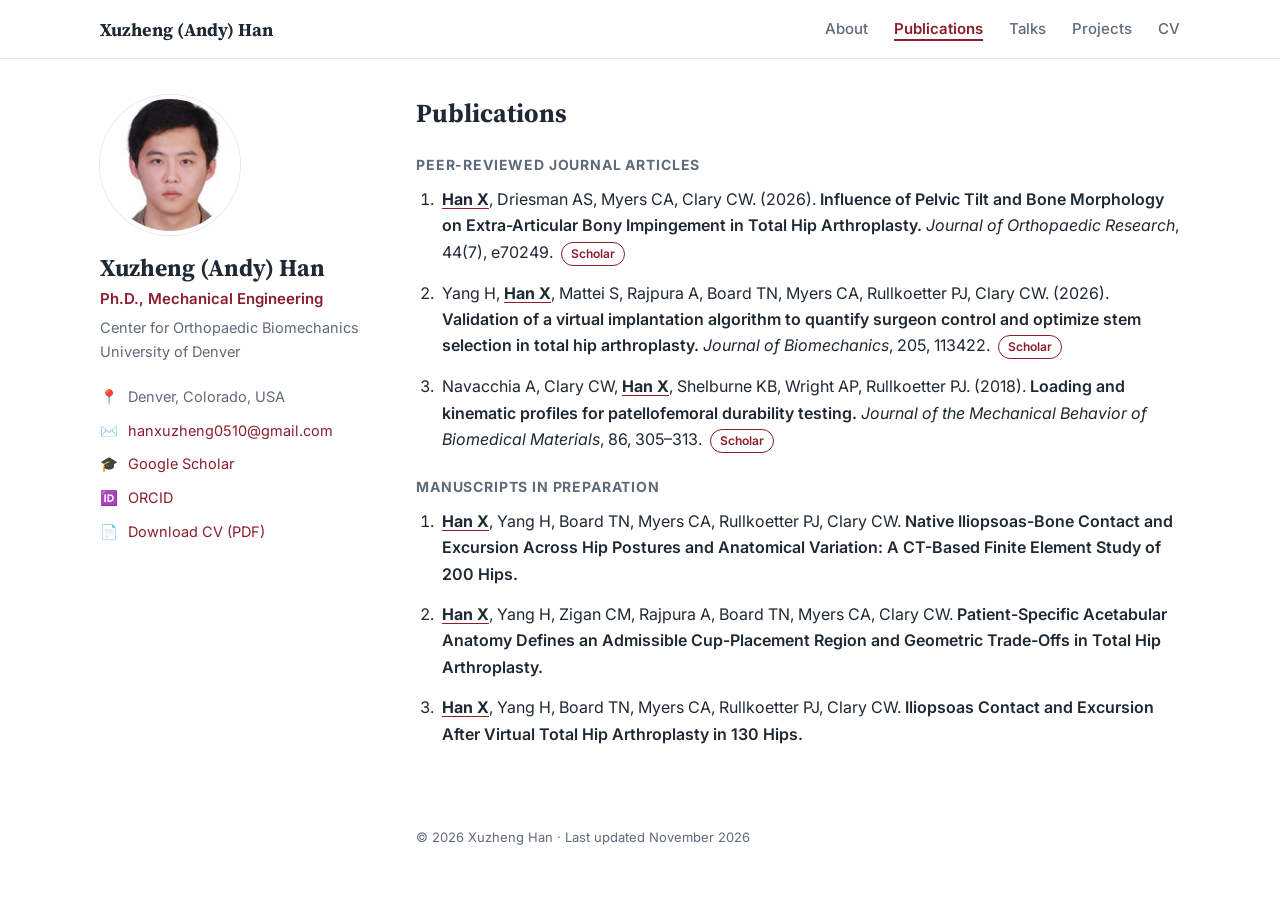
<file: publications.html>
<!doctype html>
<html lang="en">
<head>
  <meta charset="utf-8">
  <meta name="viewport" content="width=device-width, initial-scale=1">
  <title>Publications | Xuzheng (Andy) Han</title>
  <meta name="description" content="Xuzheng (Andy) Han, Ph.D. in Mechanical Engineering, Center for Orthopaedic Biomechanics, University of Denver. Patient-specific computational modeling of total hip arthroplasty.">
  <meta name="author" content="Xuzheng Han">
  <meta property="og:title" content="Publications | Xuzheng (Andy) Han">
  <meta property="og:description" content="Xuzheng (Andy) Han, Ph.D. in Mechanical Engineering, Center for Orthopaedic Biomechanics, University of Denver. Patient-specific computational modeling of total hip arthroplasty.">
  <meta property="og:type" content="website">
  <link rel="preconnect" href="https://fonts.googleapis.com">
  <link rel="preconnect" href="https://fonts.gstatic.com" crossorigin>
  <link href="https://fonts.googleapis.com/css2?family=Inter:wght@400;500;600;700&family=Source+Serif+4:wght@600;700&display=swap" rel="stylesheet">
  <link rel="stylesheet" href="assets/style.css">
</head>
<body>

<header class="topbar">
  <div class="topbar-inner">
    <a class="brand" href="index.html">Xuzheng (Andy) Han</a>
    <button class="menu-btn" aria-label="Menu" aria-expanded="false" onclick="this.setAttribute('aria-expanded', document.body.classList.toggle('menu-open'))">
      <span></span><span></span><span></span>
    </button>
    <nav class="nav">
      <a href="index.html">About</a>
      <a href="publications.html" class="active" aria-current="page">Publications</a>
      <a href="talks.html">Talks</a>
      <a href="projects.html">Projects</a>
      <a href="cv.html">CV</a>
    </nav>
  </div>
</header>

<div class="layout">

  <!-- ============ SIDEBAR / PROFILE (same on every page) ============ -->
  <aside class="sidebar">
    <div class="profile">
      <img class="avatar" src="assets/profile.jpg" alt="Xuzheng Han">
      <p class="name">Xuzheng (Andy) Han</p>
      <p class="role">Ph.D., Mechanical Engineering</p>
      <p class="affil">Center for Orthopaedic Biomechanics<br>University of Denver</p>
      <ul class="links">
        <li><span class="ic">📍</span>Denver, Colorado, USA</li>
        <li><span class="ic">✉️</span><a href="mailto:hanxuzheng0510@gmail.com">hanxuzheng0510@gmail.com</a></li>
        <li><span class="ic">🎓</span><a href="https://scholar.google.com/citations?user=2-iZHD8AAAAJ&amp;hl=en">Google Scholar</a></li>
        <li><span class="ic">🆔</span><a href="https://orcid.org/0000-0001-9798-607X">ORCID</a></li>
        <!-- To add LinkedIn / ResearchGate: fill in your profile URL and remove these comment markers
        <li><span class="ic">💼</span><a href="https://www.linkedin.com/in/YOUR_ID">LinkedIn</a></li>
        <li><span class="ic">🔬</span><a href="https://www.researchgate.net/profile/YOUR_ID">ResearchGate</a></li>
        -->
        <li><span class="ic">📄</span><a href="assets/Xuzheng_Han_CV.pdf">Download CV (PDF)</a></li>
      </ul>
    </div>
  </aside>

  <!-- ============ MAIN CONTENT ============ -->
  <main class="content">

    <section id="publications">
      <h2>Publications</h2>
      <h3 class="sub">Peer-Reviewed Journal Articles</h3>
      <ol class="pubs">
        <li>
          <span class="me">Han X</span>, Driesman AS, Myers CA, Clary CW. (2026).
          <span class="title">Influence of Pelvic Tilt and Bone Morphology on Extra-Articular Bony Impingement in Total Hip Arthroplasty.</span>
          <span class="venue">Journal of Orthopaedic Research</span>, 44(7), e70249.
          <a class="pill" href="https://scholar.google.com/scholar?q=%22Influence+of+Pelvic+Tilt+and+Bone+Morphology+on+Extra-Articular+Bony+Impingement%22">Scholar</a>
        </li>
        <li>
          Yang H, <span class="me">Han X</span>, Mattei S, Rajpura A, Board TN, Myers CA, Rullkoetter PJ, Clary CW. (2026).
          <span class="title">Validation of a virtual implantation algorithm to quantify surgeon control and optimize stem selection in total hip arthroplasty.</span>
          <span class="venue">Journal of Biomechanics</span>, 205, 113422.
          <a class="pill" href="https://scholar.google.com/scholar?q=%22Validation+of+a+virtual+implantation+algorithm+to+quantify+surgeon+control%22">Scholar</a>
        </li>
        <li>
          Navacchia A, Clary CW, <span class="me">Han X</span>, Shelburne KB, Wright AP, Rullkoetter PJ. (2018).
          <span class="title">Loading and kinematic profiles for patellofemoral durability testing.</span>
          <span class="venue">Journal of the Mechanical Behavior of Biomedical Materials</span>, 86, 305–313.
          <a class="pill" href="https://scholar.google.com/scholar?q=%22Loading+and+kinematic+profiles+for+patellofemoral+durability+testing%22">Scholar</a>
        </li>
      </ol>

      <h3 class="sub">Manuscripts in Preparation</h3>
      <ol class="pubs">
        <li><span class="me">Han X</span>, Yang H, Board TN, Myers CA, Rullkoetter PJ, Clary CW.
          <span class="title">Native Iliopsoas-Bone Contact and Excursion Across Hip Postures and Anatomical Variation: A CT-Based Finite Element Study of 200 Hips.</span></li>
        <li><span class="me">Han X</span>, Yang H, Zigan CM, Rajpura A, Board TN, Myers CA, Clary CW.
          <span class="title">Patient-Specific Acetabular Anatomy Defines an Admissible Cup-Placement Region and Geometric Trade-Offs in Total Hip Arthroplasty.</span></li>
        <li><span class="me">Han X</span>, Yang H, Board TN, Myers CA, Rullkoetter PJ, Clary CW.
          <span class="title">Iliopsoas Contact and Excursion After Virtual Total Hip Arthroplasty in 130 Hips.</span></li>
      </ol>
    </section>

    <footer class="footer">
      © <span id="yr">2026</span> Xuzheng Han · Last updated November 2026
    </footer>
  </main>
</div>

<script>document.getElementById('yr').textContent = new Date().getFullYear();</script>
</body>
</html>
</file>
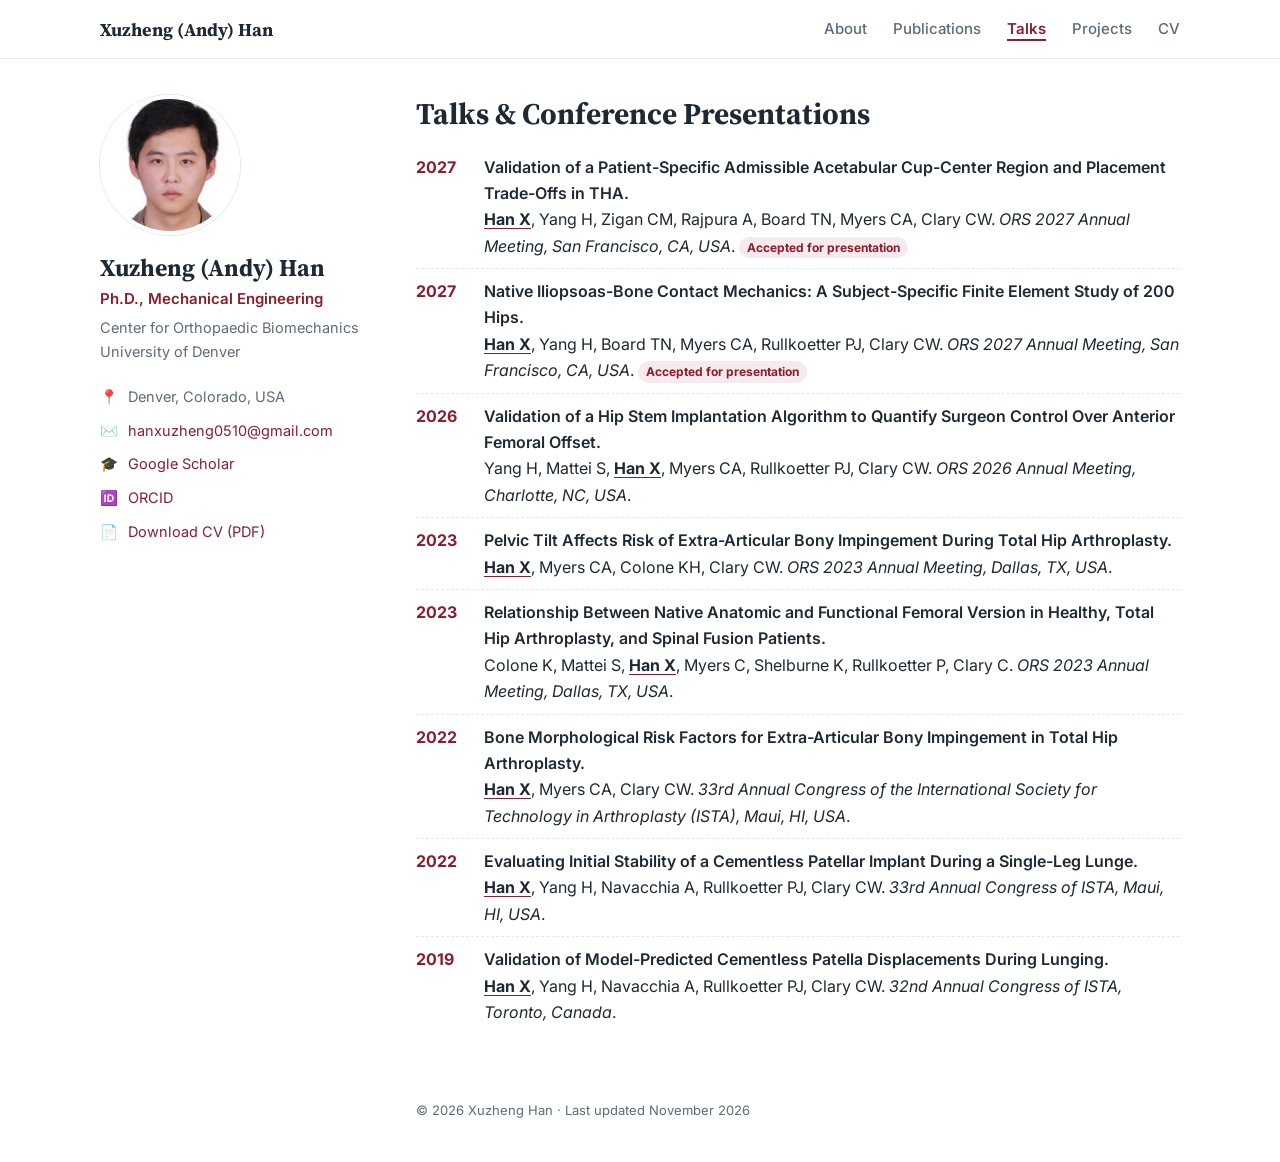
<file: talks.html>
<!doctype html>
<html lang="en">
<head>
  <meta charset="utf-8">
  <meta name="viewport" content="width=device-width, initial-scale=1">
  <title>Talks | Xuzheng (Andy) Han</title>
  <meta name="description" content="Xuzheng (Andy) Han, Ph.D. in Mechanical Engineering, Center for Orthopaedic Biomechanics, University of Denver. Patient-specific computational modeling of total hip arthroplasty.">
  <meta name="author" content="Xuzheng Han">
  <meta property="og:title" content="Talks | Xuzheng (Andy) Han">
  <meta property="og:description" content="Xuzheng (Andy) Han, Ph.D. in Mechanical Engineering, Center for Orthopaedic Biomechanics, University of Denver. Patient-specific computational modeling of total hip arthroplasty.">
  <meta property="og:type" content="website">
  <link rel="preconnect" href="https://fonts.googleapis.com">
  <link rel="preconnect" href="https://fonts.gstatic.com" crossorigin>
  <link href="https://fonts.googleapis.com/css2?family=Inter:wght@400;500;600;700&family=Source+Serif+4:wght@600;700&display=swap" rel="stylesheet">
  <link rel="stylesheet" href="assets/style.css">
</head>
<body>

<header class="topbar">
  <div class="topbar-inner">
    <a class="brand" href="index.html">Xuzheng (Andy) Han</a>
    <button class="menu-btn" aria-label="Menu" aria-expanded="false" onclick="this.setAttribute('aria-expanded', document.body.classList.toggle('menu-open'))">
      <span></span><span></span><span></span>
    </button>
    <nav class="nav">
      <a href="index.html">About</a>
      <a href="publications.html">Publications</a>
      <a href="talks.html" class="active" aria-current="page">Talks</a>
      <a href="projects.html">Projects</a>
      <a href="cv.html">CV</a>
    </nav>
  </div>
</header>

<div class="layout">

  <!-- ============ SIDEBAR / PROFILE (same on every page) ============ -->
  <aside class="sidebar">
    <div class="profile">
      <img class="avatar" src="assets/profile.jpg" alt="Xuzheng Han">
      <p class="name">Xuzheng (Andy) Han</p>
      <p class="role">Ph.D., Mechanical Engineering</p>
      <p class="affil">Center for Orthopaedic Biomechanics<br>University of Denver</p>
      <ul class="links">
        <li><span class="ic">📍</span>Denver, Colorado, USA</li>
        <li><span class="ic">✉️</span><a href="mailto:hanxuzheng0510@gmail.com">hanxuzheng0510@gmail.com</a></li>
        <li><span class="ic">🎓</span><a href="https://scholar.google.com/citations?user=2-iZHD8AAAAJ&amp;hl=en">Google Scholar</a></li>
        <li><span class="ic">🆔</span><a href="https://orcid.org/0000-0001-9798-607X">ORCID</a></li>
        <!-- To add LinkedIn / ResearchGate: fill in your profile URL and remove these comment markers
        <li><span class="ic">💼</span><a href="https://www.linkedin.com/in/YOUR_ID">LinkedIn</a></li>
        <li><span class="ic">🔬</span><a href="https://www.researchgate.net/profile/YOUR_ID">ResearchGate</a></li>
        -->
        <li><span class="ic">📄</span><a href="assets/Xuzheng_Han_CV.pdf">Download CV (PDF)</a></li>
      </ul>
    </div>
  </aside>

  <!-- ============ MAIN CONTENT ============ -->
  <main class="content">

    <section id="talks">
      <h1 class="page-title">Talks &amp; Conference Presentations</h1>
      <ul class="talks">
        <li>
          <span class="year">2027</span>
          <div><span class="title">Validation of a Patient-Specific Admissible Acetabular Cup-Center Region and Placement Trade-Offs in THA.</span>
          <span class="me">Han X</span>, Yang H, Zigan CM, Rajpura A, Board TN, Myers CA, Clary CW.
          <span class="venue">ORS 2027 Annual Meeting, San Francisco, CA, USA</span>. <span class="badge">Accepted for presentation</span></div>
        </li>
        <li>
          <span class="year">2027</span>
          <div><span class="title">Native Iliopsoas-Bone Contact Mechanics: A Subject-Specific Finite Element Study of 200 Hips.</span>
          <span class="me">Han X</span>, Yang H, Board TN, Myers CA, Rullkoetter PJ, Clary CW.
          <span class="venue">ORS 2027 Annual Meeting, San Francisco, CA, USA</span>. <span class="badge">Accepted for presentation</span></div>
        </li>
        <li>
          <span class="year">2026</span>
          <div><span class="title">Validation of a Hip Stem Implantation Algorithm to Quantify Surgeon Control Over Anterior Femoral Offset.</span>
          Yang H, Mattei S, <span class="me">Han X</span>, Myers CA, Rullkoetter PJ, Clary CW.
          <span class="venue">ORS 2026 Annual Meeting, Charlotte, NC, USA</span>.</div>
        </li>
        <li>
          <span class="year">2023</span>
          <div><span class="title">Pelvic Tilt Affects Risk of Extra-Articular Bony Impingement During Total Hip Arthroplasty.</span>
          <span class="me">Han X</span>, Myers CA, Colone KH, Clary CW.
          <span class="venue">ORS 2023 Annual Meeting, Dallas, TX, USA</span>.</div>
        </li>
        <li>
          <span class="year">2023</span>
          <div><span class="title">Relationship Between Native Anatomic and Functional Femoral Version in Healthy, Total Hip Arthroplasty, and Spinal Fusion Patients.</span>
          Colone K, Mattei S, <span class="me">Han X</span>, Myers C, Shelburne K, Rullkoetter P, Clary C.
          <span class="venue">ORS 2023 Annual Meeting, Dallas, TX, USA</span>.</div>
        </li>
        <li>
          <span class="year">2022</span>
          <div><span class="title">Bone Morphological Risk Factors for Extra-Articular Bony Impingement in Total Hip Arthroplasty.</span>
          <span class="me">Han X</span>, Myers CA, Clary CW.
          <span class="venue">33rd Annual Congress of the International Society for Technology in Arthroplasty (ISTA), Maui, HI, USA</span>.</div>
        </li>
        <li>
          <span class="year">2022</span>
          <div><span class="title">Evaluating Initial Stability of a Cementless Patellar Implant During a Single-Leg Lunge.</span>
          <span class="me">Han X</span>, Yang H, Navacchia A, Rullkoetter PJ, Clary CW.
          <span class="venue">33rd Annual Congress of ISTA, Maui, HI, USA</span>.</div>
        </li>
        <li>
          <span class="year">2019</span>
          <div><span class="title">Validation of Model-Predicted Cementless Patella Displacements During Lunging.</span>
          <span class="me">Han X</span>, Yang H, Navacchia A, Rullkoetter PJ, Clary CW.
          <span class="venue">32nd Annual Congress of ISTA, Toronto, Canada</span>.</div>
        </li>
      </ul>
    </section>

    <footer class="footer">
      © <span id="yr">2026</span> Xuzheng Han · Last updated November 2026
    </footer>
  </main>
</div>

<script>document.getElementById('yr').textContent = new Date().getFullYear();</script>
</body>
</html>
</file>
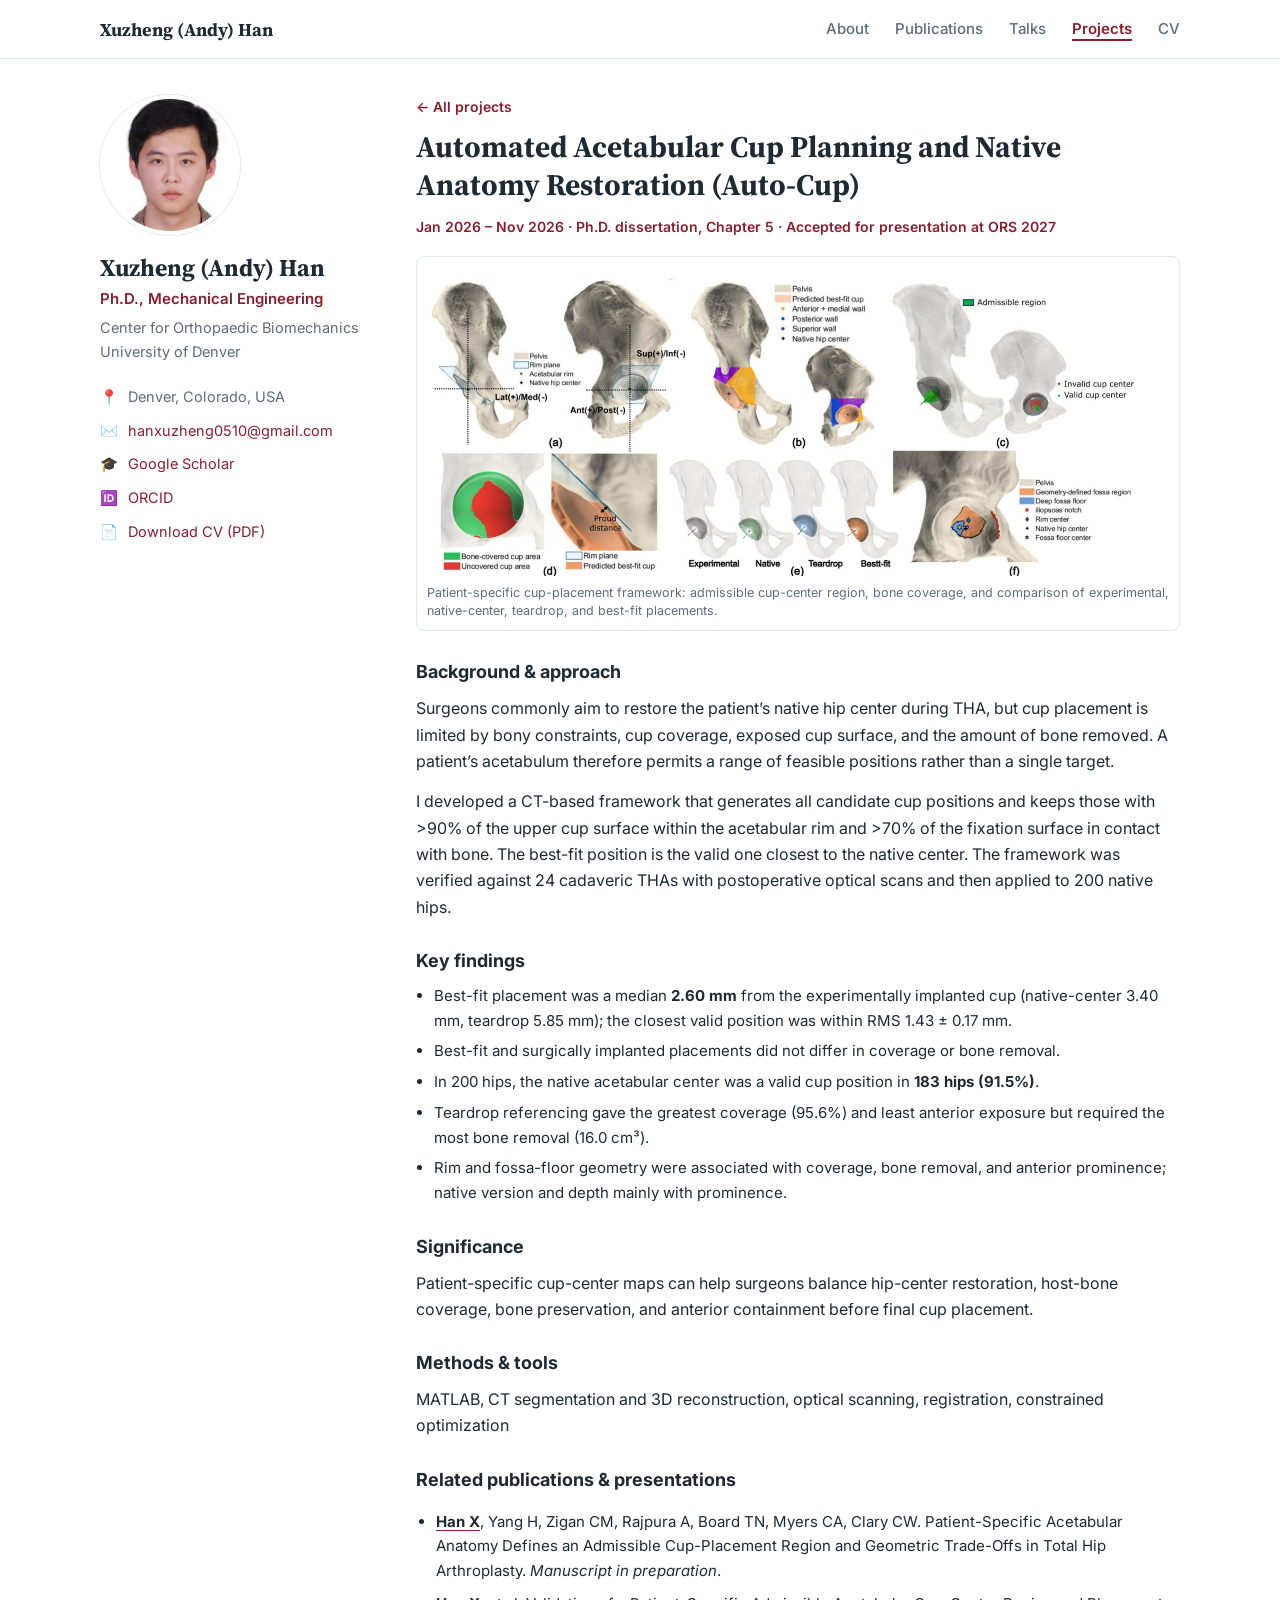
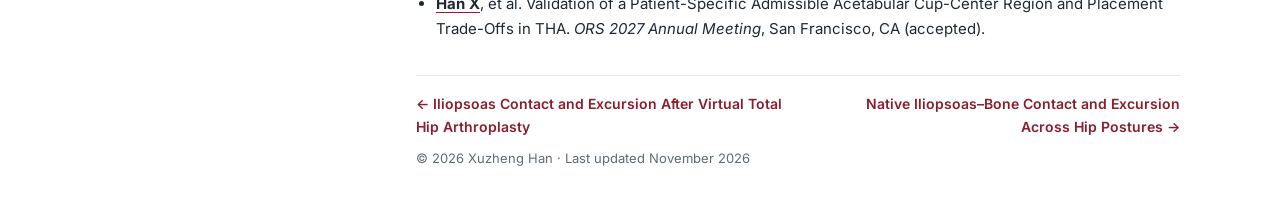
<file: projects/auto-cup.html>
<!doctype html>
<html lang="en">
<head>
  <meta charset="utf-8">
  <meta name="viewport" content="width=device-width, initial-scale=1">
  <title>Automated Acetabular Cup Planning and Native Anatomy Restoration (Auto-Cup) | Xuzheng (Andy) Han</title>
  <meta name="description" content="Maps every anatomically admissible acetabular cup position for an individual patient and quantifies the trade-offs between hip-center restoration, bone coverage, and bone removal.">
  <meta name="author" content="Xuzheng Han">
  <meta property="og:title" content="Automated Acetabular Cup Planning and Native Anatomy Restoration (Auto-Cup) | Xuzheng (Andy) Han">
  <meta property="og:description" content="Maps every anatomically admissible acetabular cup position for an individual patient and quantifies the trade-offs between hip-center restoration, bone coverage, and bone removal.">
  <meta property="og:type" content="website">
  <link rel="preconnect" href="https://fonts.googleapis.com">
  <link rel="preconnect" href="https://fonts.gstatic.com" crossorigin>
  <link href="https://fonts.googleapis.com/css2?family=Inter:wght@400;500;600;700&family=Source+Serif+4:wght@600;700&display=swap" rel="stylesheet">
  <link rel="stylesheet" href="../assets/style.css">
</head>
<body>

<header class="topbar">
  <div class="topbar-inner">
    <a class="brand" href="../index.html">Xuzheng (Andy) Han</a>
    <button class="menu-btn" aria-label="Menu" aria-expanded="false" onclick="this.setAttribute('aria-expanded', document.body.classList.toggle('menu-open'))">
      <span></span><span></span><span></span>
    </button>
    <nav class="nav">
      <a href="../index.html">About</a>
      <a href="../publications.html">Publications</a>
      <a href="../talks.html">Talks</a>
      <a href="../projects.html" class="active" aria-current="page">Projects</a>
      <a href="../cv.html">CV</a>
    </nav>
  </div>
</header>

<div class="layout">

  <!-- ============ SIDEBAR / PROFILE (same on every page) ============ -->
  <aside class="sidebar">
    <div class="profile">
      <img class="avatar" src="../assets/profile.jpg" alt="Xuzheng Han">
      <p class="name">Xuzheng (Andy) Han</p>
      <p class="role">Ph.D., Mechanical Engineering</p>
      <p class="affil">Center for Orthopaedic Biomechanics<br>University of Denver</p>
      <ul class="links">
        <li><span class="ic">📍</span>Denver, Colorado, USA</li>
        <li><span class="ic">✉️</span><a href="mailto:hanxuzheng0510@gmail.com">hanxuzheng0510@gmail.com</a></li>
        <li><span class="ic">🎓</span><a href="https://scholar.google.com/citations?user=2-iZHD8AAAAJ&amp;hl=en">Google Scholar</a></li>
        <li><span class="ic">🆔</span><a href="https://orcid.org/0000-0001-9798-607X">ORCID</a></li>
        <!-- To add LinkedIn / ResearchGate: fill in your profile URL and remove these comment markers
        <li><span class="ic">💼</span><a href="https://www.linkedin.com/in/YOUR_ID">LinkedIn</a></li>
        <li><span class="ic">🔬</span><a href="https://www.researchgate.net/profile/YOUR_ID">ResearchGate</a></li>
        -->
        <li><span class="ic">📄</span><a href="../assets/Xuzheng_Han_CV.pdf">Download CV (PDF)</a></li>
      </ul>
    </div>
  </aside>

  <!-- ============ MAIN CONTENT ============ -->
  <main class="content">

    <article class="project-detail">
      <p class="crumb"><a href="../projects.html">← All projects</a></p>
      <h1 class="page-title">Automated Acetabular Cup Planning and Native Anatomy Restoration (Auto-Cup)</h1>
      <p class="pf-date">Jan 2026 – Nov 2026 · Ph.D. dissertation, Chapter 5 · Accepted for presentation at ORS 2027</p>
      <figure class="project-fig">
        <img src="../assets/figures/cup-planning.jpg" alt="Automated Acetabular Cup Planning and Native Anatomy Restoration (Auto-Cup)" loading="lazy">
        <figcaption>Patient-specific cup-placement framework: admissible cup-center region, bone coverage, and comparison of experimental, native-center, teardrop, and best-fit placements.</figcaption>
      </figure>
      <h3>Background &amp; approach</h3>
      <p>Surgeons commonly aim to restore the patient’s native hip center during THA, but cup placement is limited by bony constraints, cup coverage, exposed cup surface, and the amount of bone removed. A patient’s acetabulum therefore permits a range of feasible positions rather than a single target.</p>
      <p>I developed a CT-based framework that generates all candidate cup positions and keeps those with &gt;90% of the upper cup surface within the acetabular rim and &gt;70% of the fixation surface in contact with bone. The best-fit position is the valid one closest to the native center. The framework was verified against 24 cadaveric THAs with postoperative optical scans and then applied to 200 native hips.</p>
      <h3>Key findings</h3>
      <ul class="findings">
        <li>Best-fit placement was a median <strong>2.60 mm</strong> from the experimentally implanted cup (native-center 3.40 mm, teardrop 5.85 mm); the closest valid position was within RMS 1.43 ± 0.17 mm.</li>
        <li>Best-fit and surgically implanted placements did not differ in coverage or bone removal.</li>
        <li>In 200 hips, the native acetabular center was a valid cup position in <strong>183 hips (91.5%)</strong>.</li>
        <li>Teardrop referencing gave the greatest coverage (95.6%) and least anterior exposure but required the most bone removal (16.0 cm³).</li>
        <li>Rim and fossa-floor geometry were associated with coverage, bone removal, and anterior prominence; native version and depth mainly with prominence.</li>
      </ul>
      <h3>Significance</h3>
      <p>Patient-specific cup-center maps can help surgeons balance hip-center restoration, host-bone coverage, bone preservation, and anterior containment before final cup placement.</p>
      <h3>Methods &amp; tools</h3>
      <p>MATLAB, CT segmentation and 3D reconstruction, optical scanning, registration, constrained optimization</p>
      <h3>Related publications &amp; presentations</h3>
      <ul class="outputs">
        <li><span class="me">Han X</span>, Yang H, Zigan CM, Rajpura A, Board TN, Myers CA, Clary CW. Patient-Specific Acetabular Anatomy Defines an Admissible Cup-Placement Region and Geometric Trade-Offs in Total Hip Arthroplasty. <em>Manuscript in preparation</em>.</li>
        <li><span class="me">Han X</span>, et al. Validation of a Patient-Specific Admissible Acetabular Cup-Center Region and Placement Trade-Offs in THA. <em>ORS 2027 Annual Meeting</em>, San Francisco, CA (accepted).</li>
      </ul>
      <nav class="pager"><a href="iliopsoas-after-tha.html">← Iliopsoas Contact and Excursion After Virtual Total Hip Arthroplasty</a><a href="native-iliopsoas.html">Native Iliopsoas–Bone Contact and Excursion Across Hip Postures →</a></nav>
    </article>

    <footer class="footer">
      © <span id="yr">2026</span> Xuzheng Han · Last updated November 2026
    </footer>
  </main>
</div>

<script>document.getElementById('yr').textContent = new Date().getFullYear();</script>
</body>
</html>
</file>
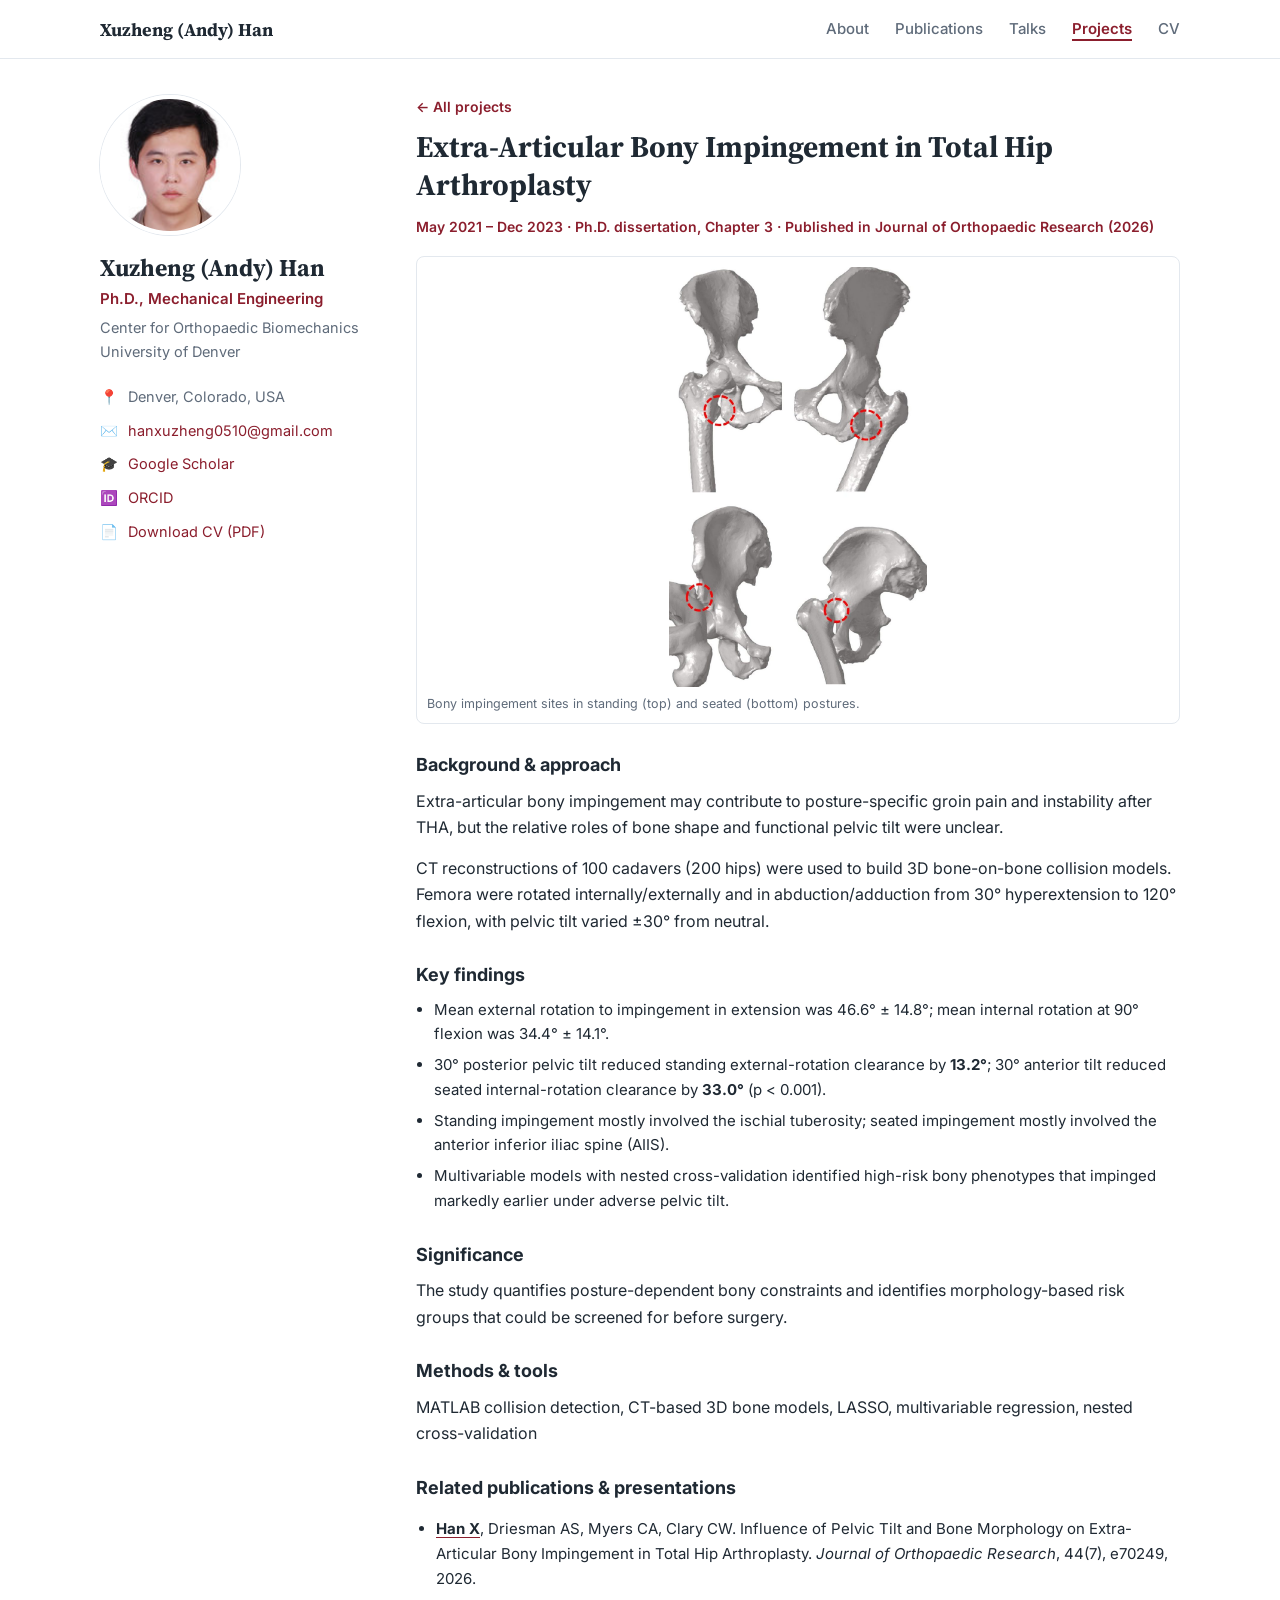
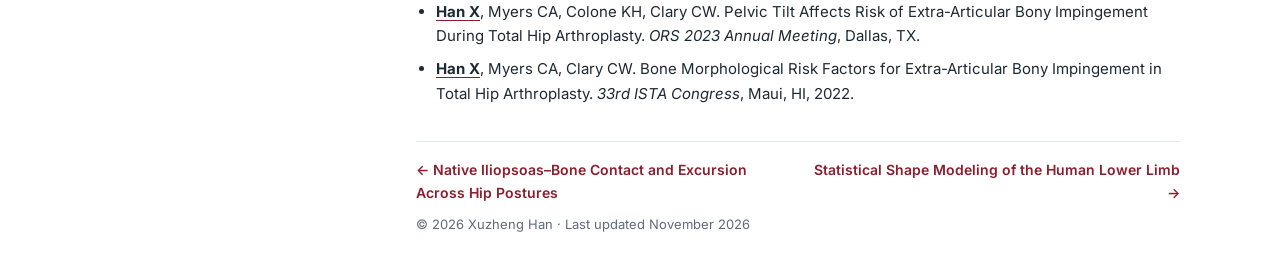
<file: projects/bony-impingement.html>
<!doctype html>
<html lang="en">
<head>
  <meta charset="utf-8">
  <meta name="viewport" content="width=device-width, initial-scale=1">
  <title>Extra-Articular Bony Impingement in Total Hip Arthroplasty | Xuzheng (Andy) Han</title>
  <meta name="description" content="Quantifies how pelvic tilt and bone shape limit impingement-free hip motion in 200 hips and identifies anatomical risk phenotypes for standing and sitting.">
  <meta name="author" content="Xuzheng Han">
  <meta property="og:title" content="Extra-Articular Bony Impingement in Total Hip Arthroplasty | Xuzheng (Andy) Han">
  <meta property="og:description" content="Quantifies how pelvic tilt and bone shape limit impingement-free hip motion in 200 hips and identifies anatomical risk phenotypes for standing and sitting.">
  <meta property="og:type" content="website">
  <link rel="preconnect" href="https://fonts.googleapis.com">
  <link rel="preconnect" href="https://fonts.gstatic.com" crossorigin>
  <link href="https://fonts.googleapis.com/css2?family=Inter:wght@400;500;600;700&family=Source+Serif+4:wght@600;700&display=swap" rel="stylesheet">
  <link rel="stylesheet" href="../assets/style.css">
</head>
<body>

<header class="topbar">
  <div class="topbar-inner">
    <a class="brand" href="../index.html">Xuzheng (Andy) Han</a>
    <button class="menu-btn" aria-label="Menu" aria-expanded="false" onclick="this.setAttribute('aria-expanded', document.body.classList.toggle('menu-open'))">
      <span></span><span></span><span></span>
    </button>
    <nav class="nav">
      <a href="../index.html">About</a>
      <a href="../publications.html">Publications</a>
      <a href="../talks.html">Talks</a>
      <a href="../projects.html" class="active" aria-current="page">Projects</a>
      <a href="../cv.html">CV</a>
    </nav>
  </div>
</header>

<div class="layout">

  <!-- ============ SIDEBAR / PROFILE (same on every page) ============ -->
  <aside class="sidebar">
    <div class="profile">
      <img class="avatar" src="../assets/profile.jpg" alt="Xuzheng Han">
      <p class="name">Xuzheng (Andy) Han</p>
      <p class="role">Ph.D., Mechanical Engineering</p>
      <p class="affil">Center for Orthopaedic Biomechanics<br>University of Denver</p>
      <ul class="links">
        <li><span class="ic">📍</span>Denver, Colorado, USA</li>
        <li><span class="ic">✉️</span><a href="mailto:hanxuzheng0510@gmail.com">hanxuzheng0510@gmail.com</a></li>
        <li><span class="ic">🎓</span><a href="https://scholar.google.com/citations?user=2-iZHD8AAAAJ&amp;hl=en">Google Scholar</a></li>
        <li><span class="ic">🆔</span><a href="https://orcid.org/0000-0001-9798-607X">ORCID</a></li>
        <!-- To add LinkedIn / ResearchGate: fill in your profile URL and remove these comment markers
        <li><span class="ic">💼</span><a href="https://www.linkedin.com/in/YOUR_ID">LinkedIn</a></li>
        <li><span class="ic">🔬</span><a href="https://www.researchgate.net/profile/YOUR_ID">ResearchGate</a></li>
        -->
        <li><span class="ic">📄</span><a href="../assets/Xuzheng_Han_CV.pdf">Download CV (PDF)</a></li>
      </ul>
    </div>
  </aside>

  <!-- ============ MAIN CONTENT ============ -->
  <main class="content">

    <article class="project-detail">
      <p class="crumb"><a href="../projects.html">← All projects</a></p>
      <h1 class="page-title">Extra-Articular Bony Impingement in Total Hip Arthroplasty</h1>
      <p class="pf-date">May 2021 – Dec 2023 · Ph.D. dissertation, Chapter 3 · Published in Journal of Orthopaedic Research (2026)</p>
      <figure class="project-fig narrow">
        <img src="../assets/figures/bony-impingement.jpg" alt="Extra-Articular Bony Impingement in Total Hip Arthroplasty" loading="lazy">
        <figcaption>Bony impingement sites in standing (top) and seated (bottom) postures.</figcaption>
      </figure>
      <h3>Background &amp; approach</h3>
      <p>Extra-articular bony impingement may contribute to posture-specific groin pain and instability after THA, but the relative roles of bone shape and functional pelvic tilt were unclear.</p>
      <p>CT reconstructions of 100 cadavers (200 hips) were used to build 3D bone-on-bone collision models. Femora were rotated internally/externally and in abduction/adduction from 30° hyperextension to 120° flexion, with pelvic tilt varied ±30° from neutral.</p>
      <h3>Key findings</h3>
      <ul class="findings">
        <li>Mean external rotation to impingement in extension was 46.6° ± 14.8°; mean internal rotation at 90° flexion was 34.4° ± 14.1°.</li>
        <li>30° posterior pelvic tilt reduced standing external-rotation clearance by <strong>13.2°</strong>; 30° anterior tilt reduced seated internal-rotation clearance by <strong>33.0°</strong> (p &lt; 0.001).</li>
        <li>Standing impingement mostly involved the ischial tuberosity; seated impingement mostly involved the anterior inferior iliac spine (AIIS).</li>
        <li>Multivariable models with nested cross-validation identified high-risk bony phenotypes that impinged markedly earlier under adverse pelvic tilt.</li>
      </ul>
      <h3>Significance</h3>
      <p>The study quantifies posture-dependent bony constraints and identifies morphology-based risk groups that could be screened for before surgery.</p>
      <h3>Methods &amp; tools</h3>
      <p>MATLAB collision detection, CT-based 3D bone models, LASSO, multivariable regression, nested cross-validation</p>
      <h3>Related publications &amp; presentations</h3>
      <ul class="outputs">
        <li><span class="me">Han X</span>, Driesman AS, Myers CA, Clary CW. Influence of Pelvic Tilt and Bone Morphology on Extra-Articular Bony Impingement in Total Hip Arthroplasty. <em>Journal of Orthopaedic Research</em>, 44(7), e70249, 2026.</li>
        <li><span class="me">Han X</span>, Myers CA, Colone KH, Clary CW. Pelvic Tilt Affects Risk of Extra-Articular Bony Impingement During Total Hip Arthroplasty. <em>ORS 2023 Annual Meeting</em>, Dallas, TX.</li>
        <li><span class="me">Han X</span>, Myers CA, Clary CW. Bone Morphological Risk Factors for Extra-Articular Bony Impingement in Total Hip Arthroplasty. <em>33rd ISTA Congress</em>, Maui, HI, 2022.</li>
      </ul>
      <nav class="pager"><a href="native-iliopsoas.html">← Native Iliopsoas–Bone Contact and Excursion Across Hip Postures</a><a href="statistical-shape-modeling.html">Statistical Shape Modeling of the Human Lower Limb →</a></nav>
    </article>

    <footer class="footer">
      © <span id="yr">2026</span> Xuzheng Han · Last updated November 2026
    </footer>
  </main>
</div>

<script>document.getElementById('yr').textContent = new Date().getFullYear();</script>
</body>
</html>
</file>
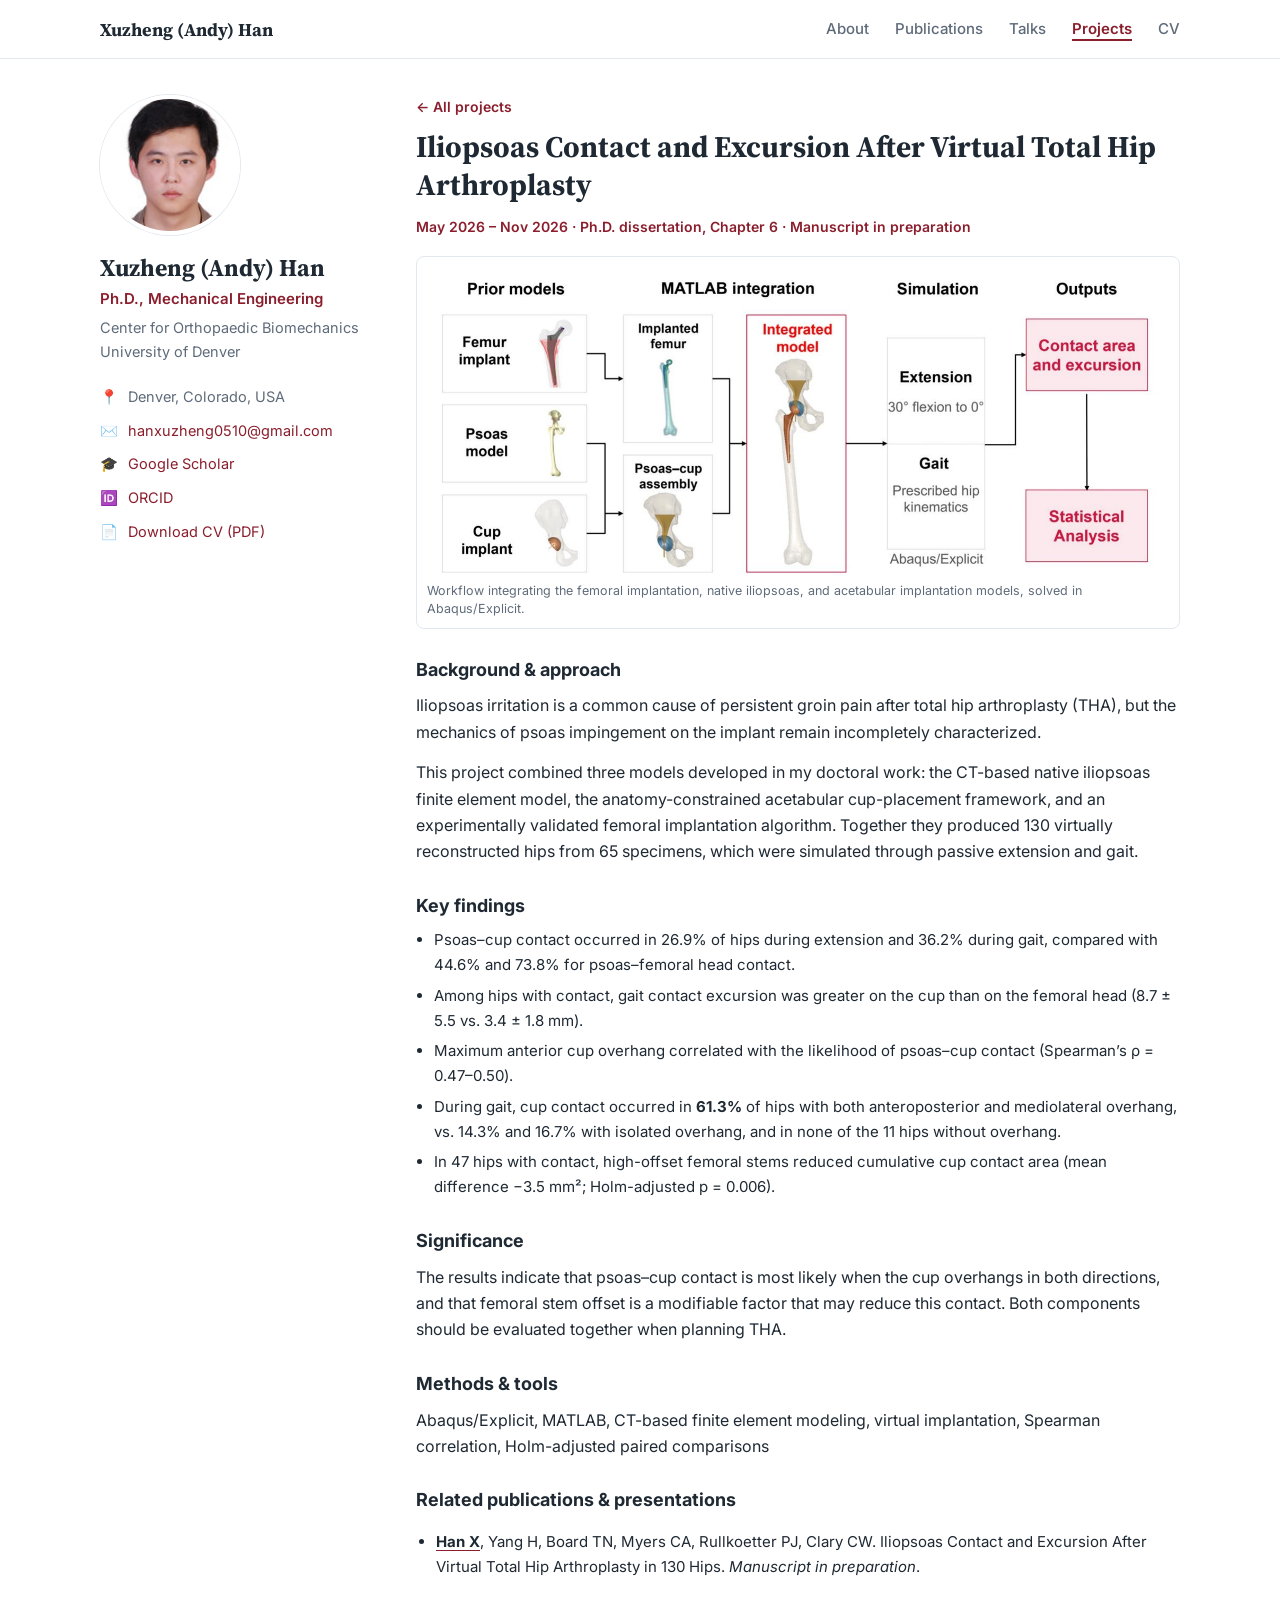
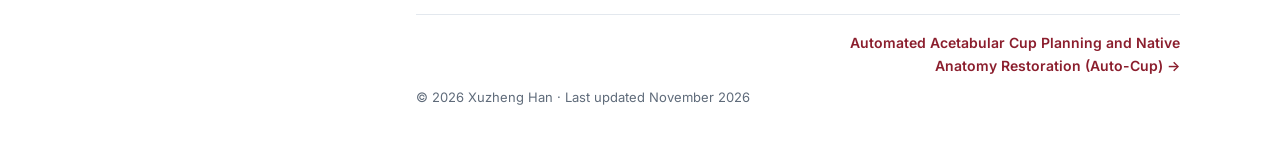
<file: projects/iliopsoas-after-tha.html>
<!doctype html>
<html lang="en">
<head>
  <meta charset="utf-8">
  <meta name="viewport" content="width=device-width, initial-scale=1">
  <title>Iliopsoas Contact and Excursion After Virtual Total Hip Arthroplasty | Xuzheng (Andy) Han</title>
  <meta name="description" content="Simulates passive extension and gait in 130 virtually reconstructed hips to determine how cup overhang and femoral stem design drive iliopsoas impingement after THA.">
  <meta name="author" content="Xuzheng Han">
  <meta property="og:title" content="Iliopsoas Contact and Excursion After Virtual Total Hip Arthroplasty | Xuzheng (Andy) Han">
  <meta property="og:description" content="Simulates passive extension and gait in 130 virtually reconstructed hips to determine how cup overhang and femoral stem design drive iliopsoas impingement after THA.">
  <meta property="og:type" content="website">
  <link rel="preconnect" href="https://fonts.googleapis.com">
  <link rel="preconnect" href="https://fonts.gstatic.com" crossorigin>
  <link href="https://fonts.googleapis.com/css2?family=Inter:wght@400;500;600;700&family=Source+Serif+4:wght@600;700&display=swap" rel="stylesheet">
  <link rel="stylesheet" href="../assets/style.css">
</head>
<body>

<header class="topbar">
  <div class="topbar-inner">
    <a class="brand" href="../index.html">Xuzheng (Andy) Han</a>
    <button class="menu-btn" aria-label="Menu" aria-expanded="false" onclick="this.setAttribute('aria-expanded', document.body.classList.toggle('menu-open'))">
      <span></span><span></span><span></span>
    </button>
    <nav class="nav">
      <a href="../index.html">About</a>
      <a href="../publications.html">Publications</a>
      <a href="../talks.html">Talks</a>
      <a href="../projects.html" class="active" aria-current="page">Projects</a>
      <a href="../cv.html">CV</a>
    </nav>
  </div>
</header>

<div class="layout">

  <!-- ============ SIDEBAR / PROFILE (same on every page) ============ -->
  <aside class="sidebar">
    <div class="profile">
      <img class="avatar" src="../assets/profile.jpg" alt="Xuzheng Han">
      <p class="name">Xuzheng (Andy) Han</p>
      <p class="role">Ph.D., Mechanical Engineering</p>
      <p class="affil">Center for Orthopaedic Biomechanics<br>University of Denver</p>
      <ul class="links">
        <li><span class="ic">📍</span>Denver, Colorado, USA</li>
        <li><span class="ic">✉️</span><a href="mailto:hanxuzheng0510@gmail.com">hanxuzheng0510@gmail.com</a></li>
        <li><span class="ic">🎓</span><a href="https://scholar.google.com/citations?user=2-iZHD8AAAAJ&amp;hl=en">Google Scholar</a></li>
        <li><span class="ic">🆔</span><a href="https://orcid.org/0000-0001-9798-607X">ORCID</a></li>
        <!-- To add LinkedIn / ResearchGate: fill in your profile URL and remove these comment markers
        <li><span class="ic">💼</span><a href="https://www.linkedin.com/in/YOUR_ID">LinkedIn</a></li>
        <li><span class="ic">🔬</span><a href="https://www.researchgate.net/profile/YOUR_ID">ResearchGate</a></li>
        -->
        <li><span class="ic">📄</span><a href="../assets/Xuzheng_Han_CV.pdf">Download CV (PDF)</a></li>
      </ul>
    </div>
  </aside>

  <!-- ============ MAIN CONTENT ============ -->
  <main class="content">

    <article class="project-detail">
      <p class="crumb"><a href="../projects.html">← All projects</a></p>
      <h1 class="page-title">Iliopsoas Contact and Excursion After Virtual Total Hip Arthroplasty</h1>
      <p class="pf-date">May 2026 – Nov 2026 · Ph.D. dissertation, Chapter 6 · Manuscript in preparation</p>
      <figure class="project-fig">
        <img src="../assets/figures/virtual-tha-workflow.jpg" alt="Iliopsoas Contact and Excursion After Virtual Total Hip Arthroplasty" loading="lazy">
        <figcaption>Workflow integrating the femoral implantation, native iliopsoas, and acetabular implantation models, solved in Abaqus/Explicit.</figcaption>
      </figure>
      <h3>Background &amp; approach</h3>
      <p>Iliopsoas irritation is a common cause of persistent groin pain after total hip arthroplasty (THA), but the mechanics of psoas impingement on the implant remain incompletely characterized.</p>
      <p>This project combined three models developed in my doctoral work: the CT-based native iliopsoas finite element model, the anatomy-constrained acetabular cup-placement framework, and an experimentally validated femoral implantation algorithm. Together they produced 130 virtually reconstructed hips from 65 specimens, which were simulated through passive extension and gait.</p>
      <h3>Key findings</h3>
      <ul class="findings">
        <li>Psoas–cup contact occurred in 26.9% of hips during extension and 36.2% during gait, compared with 44.6% and 73.8% for psoas–femoral head contact.</li>
        <li>Among hips with contact, gait contact excursion was greater on the cup than on the femoral head (8.7 ± 5.5 vs. 3.4 ± 1.8 mm).</li>
        <li>Maximum anterior cup overhang correlated with the likelihood of psoas–cup contact (Spearman’s ρ = 0.47–0.50).</li>
        <li>During gait, cup contact occurred in <strong>61.3%</strong> of hips with both anteroposterior and mediolateral overhang, vs. 14.3% and 16.7% with isolated overhang, and in none of the 11 hips without overhang.</li>
        <li>In 47 hips with contact, high-offset femoral stems reduced cumulative cup contact area (mean difference −3.5 mm²; Holm-adjusted p = 0.006).</li>
      </ul>
      <h3>Significance</h3>
      <p>The results indicate that psoas–cup contact is most likely when the cup overhangs in both directions, and that femoral stem offset is a modifiable factor that may reduce this contact. Both components should be evaluated together when planning THA.</p>
      <h3>Methods &amp; tools</h3>
      <p>Abaqus/Explicit, MATLAB, CT-based finite element modeling, virtual implantation, Spearman correlation, Holm-adjusted paired comparisons</p>
      <h3>Related publications &amp; presentations</h3>
      <ul class="outputs">
        <li><span class="me">Han X</span>, Yang H, Board TN, Myers CA, Rullkoetter PJ, Clary CW. Iliopsoas Contact and Excursion After Virtual Total Hip Arthroplasty in 130 Hips. <em>Manuscript in preparation</em>.</li>
      </ul>
      <nav class="pager"><span></span><a href="auto-cup.html">Automated Acetabular Cup Planning and Native Anatomy Restoration (Auto-Cup) →</a></nav>
    </article>

    <footer class="footer">
      © <span id="yr">2026</span> Xuzheng Han · Last updated November 2026
    </footer>
  </main>
</div>

<script>document.getElementById('yr').textContent = new Date().getFullYear();</script>
</body>
</html>
</file>
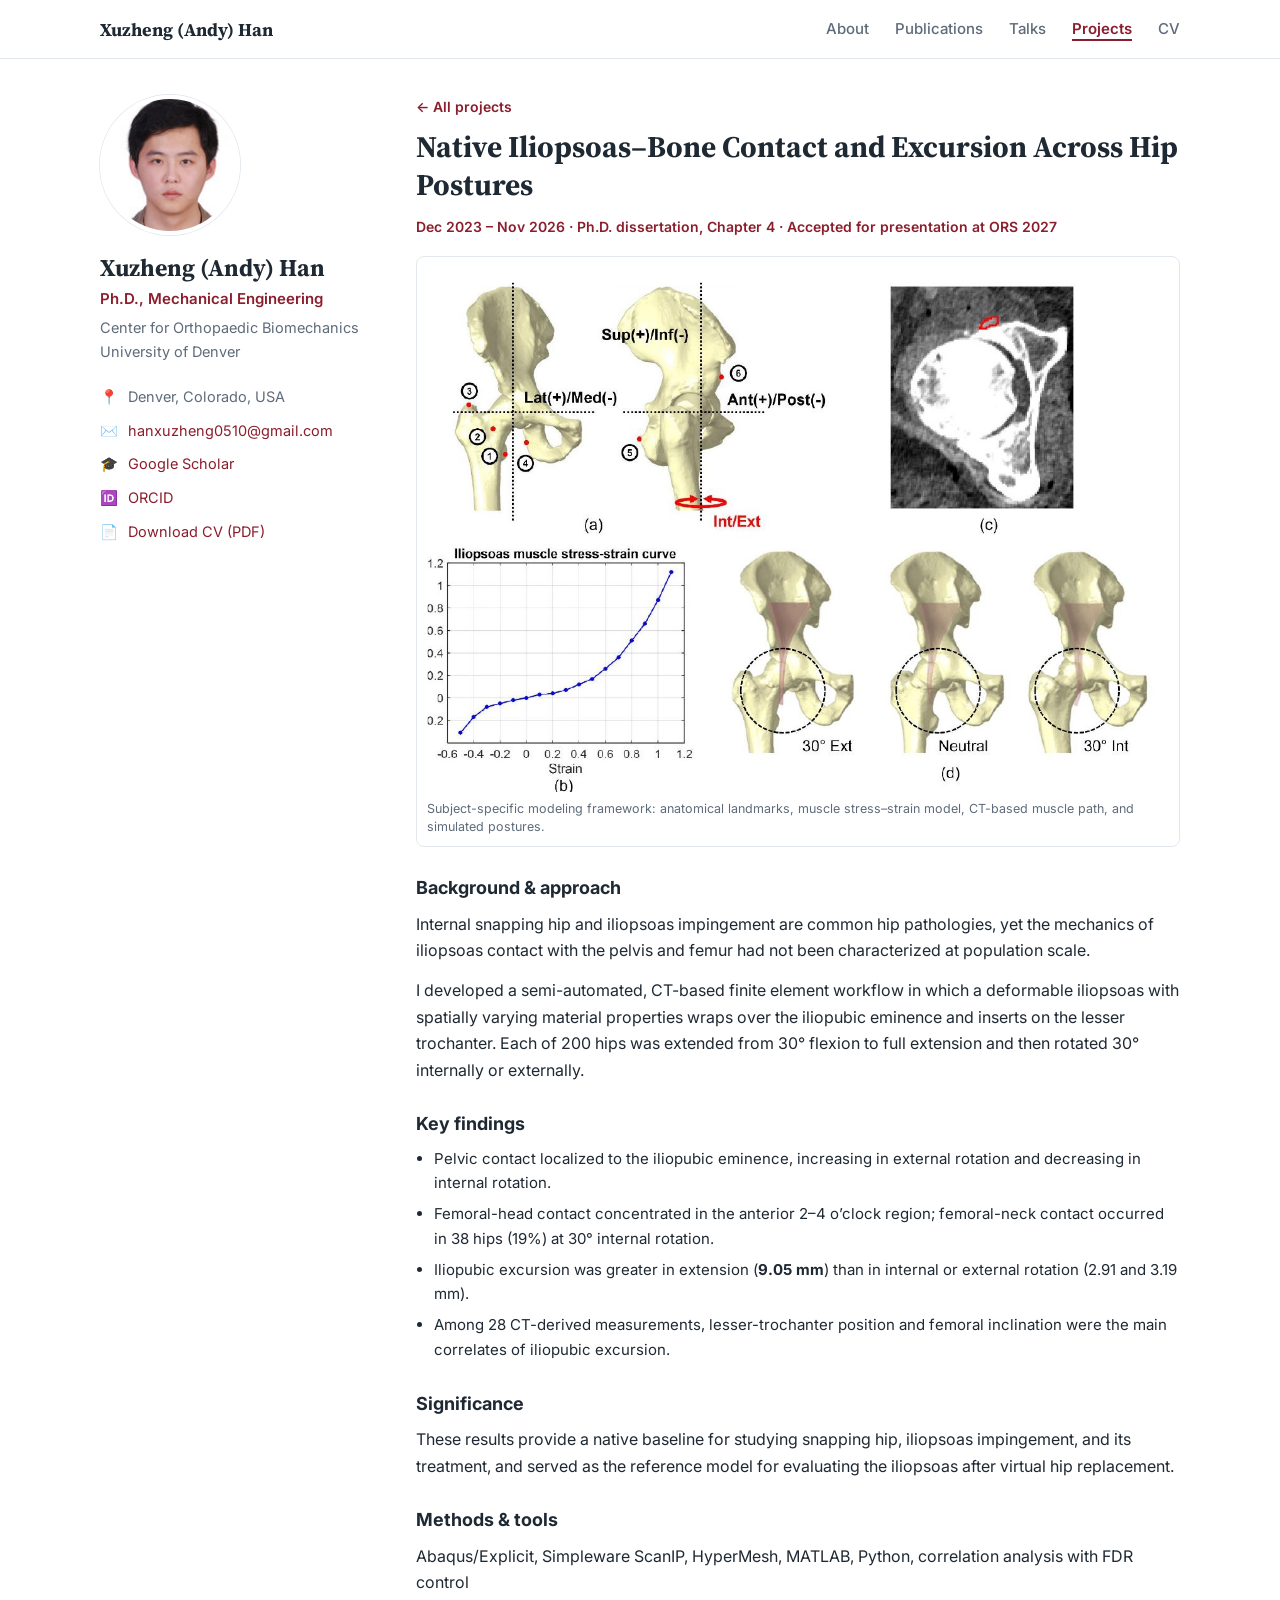
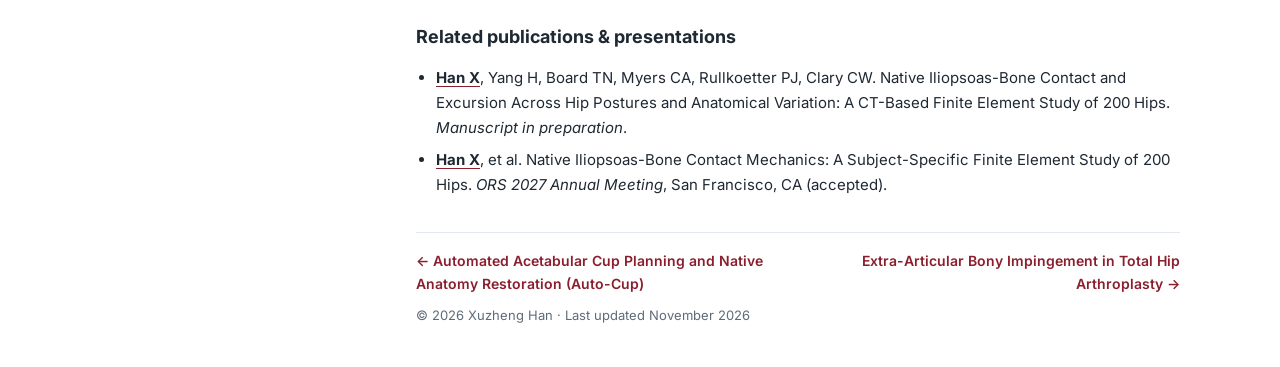
<file: projects/native-iliopsoas.html>
<!doctype html>
<html lang="en">
<head>
  <meta charset="utf-8">
  <meta name="viewport" content="width=device-width, initial-scale=1">
  <title>Native Iliopsoas–Bone Contact and Excursion Across Hip Postures | Xuzheng (Andy) Han</title>
  <meta name="description" content="A subject-specific finite element workflow in 200 hips that establishes the first population-scale reference for how the iliopsoas contacts and slides over the pelvis and femoral head.">
  <meta name="author" content="Xuzheng Han">
  <meta property="og:title" content="Native Iliopsoas–Bone Contact and Excursion Across Hip Postures | Xuzheng (Andy) Han">
  <meta property="og:description" content="A subject-specific finite element workflow in 200 hips that establishes the first population-scale reference for how the iliopsoas contacts and slides over the pelvis and femoral head.">
  <meta property="og:type" content="website">
  <link rel="preconnect" href="https://fonts.googleapis.com">
  <link rel="preconnect" href="https://fonts.gstatic.com" crossorigin>
  <link href="https://fonts.googleapis.com/css2?family=Inter:wght@400;500;600;700&family=Source+Serif+4:wght@600;700&display=swap" rel="stylesheet">
  <link rel="stylesheet" href="../assets/style.css">
</head>
<body>

<header class="topbar">
  <div class="topbar-inner">
    <a class="brand" href="../index.html">Xuzheng (Andy) Han</a>
    <button class="menu-btn" aria-label="Menu" aria-expanded="false" onclick="this.setAttribute('aria-expanded', document.body.classList.toggle('menu-open'))">
      <span></span><span></span><span></span>
    </button>
    <nav class="nav">
      <a href="../index.html">About</a>
      <a href="../publications.html">Publications</a>
      <a href="../talks.html">Talks</a>
      <a href="../projects.html" class="active" aria-current="page">Projects</a>
      <a href="../cv.html">CV</a>
    </nav>
  </div>
</header>

<div class="layout">

  <!-- ============ SIDEBAR / PROFILE (same on every page) ============ -->
  <aside class="sidebar">
    <div class="profile">
      <img class="avatar" src="../assets/profile.jpg" alt="Xuzheng Han">
      <p class="name">Xuzheng (Andy) Han</p>
      <p class="role">Ph.D., Mechanical Engineering</p>
      <p class="affil">Center for Orthopaedic Biomechanics<br>University of Denver</p>
      <ul class="links">
        <li><span class="ic">📍</span>Denver, Colorado, USA</li>
        <li><span class="ic">✉️</span><a href="mailto:hanxuzheng0510@gmail.com">hanxuzheng0510@gmail.com</a></li>
        <li><span class="ic">🎓</span><a href="https://scholar.google.com/citations?user=2-iZHD8AAAAJ&amp;hl=en">Google Scholar</a></li>
        <li><span class="ic">🆔</span><a href="https://orcid.org/0000-0001-9798-607X">ORCID</a></li>
        <!-- To add LinkedIn / ResearchGate: fill in your profile URL and remove these comment markers
        <li><span class="ic">💼</span><a href="https://www.linkedin.com/in/YOUR_ID">LinkedIn</a></li>
        <li><span class="ic">🔬</span><a href="https://www.researchgate.net/profile/YOUR_ID">ResearchGate</a></li>
        -->
        <li><span class="ic">📄</span><a href="../assets/Xuzheng_Han_CV.pdf">Download CV (PDF)</a></li>
      </ul>
    </div>
  </aside>

  <!-- ============ MAIN CONTENT ============ -->
  <main class="content">

    <article class="project-detail">
      <p class="crumb"><a href="../projects.html">← All projects</a></p>
      <h1 class="page-title">Native Iliopsoas–Bone Contact and Excursion Across Hip Postures</h1>
      <p class="pf-date">Dec 2023 – Nov 2026 · Ph.D. dissertation, Chapter 4 · Accepted for presentation at ORS 2027</p>
      <figure class="project-fig">
        <img src="../assets/figures/iliopsoas-model.jpg" alt="Native Iliopsoas–Bone Contact and Excursion Across Hip Postures" loading="lazy">
        <figcaption>Subject-specific modeling framework: anatomical landmarks, muscle stress–strain model, CT-based muscle path, and simulated postures.</figcaption>
      </figure>
      <h3>Background &amp; approach</h3>
      <p>Internal snapping hip and iliopsoas impingement are common hip pathologies, yet the mechanics of iliopsoas contact with the pelvis and femur had not been characterized at population scale.</p>
      <p>I developed a semi-automated, CT-based finite element workflow in which a deformable iliopsoas with spatially varying material properties wraps over the iliopubic eminence and inserts on the lesser trochanter. Each of 200 hips was extended from 30° flexion to full extension and then rotated 30° internally or externally.</p>
      <h3>Key findings</h3>
      <ul class="findings">
        <li>Pelvic contact localized to the iliopubic eminence, increasing in external rotation and decreasing in internal rotation.</li>
        <li>Femoral-head contact concentrated in the anterior 2–4 o’clock region; femoral-neck contact occurred in 38 hips (19%) at 30° internal rotation.</li>
        <li>Iliopubic excursion was greater in extension (<strong>9.05 mm</strong>) than in internal or external rotation (2.91 and 3.19 mm).</li>
        <li>Among 28 CT-derived measurements, lesser-trochanter position and femoral inclination were the main correlates of iliopubic excursion.</li>
      </ul>
      <h3>Significance</h3>
      <p>These results provide a native baseline for studying snapping hip, iliopsoas impingement, and its treatment, and served as the reference model for evaluating the iliopsoas after virtual hip replacement.</p>
      <h3>Methods &amp; tools</h3>
      <p>Abaqus/Explicit, Simpleware ScanIP, HyperMesh, MATLAB, Python, correlation analysis with FDR control</p>
      <h3>Related publications &amp; presentations</h3>
      <ul class="outputs">
        <li><span class="me">Han X</span>, Yang H, Board TN, Myers CA, Rullkoetter PJ, Clary CW. Native Iliopsoas-Bone Contact and Excursion Across Hip Postures and Anatomical Variation: A CT-Based Finite Element Study of 200 Hips. <em>Manuscript in preparation</em>.</li>
        <li><span class="me">Han X</span>, et al. Native Iliopsoas-Bone Contact Mechanics: A Subject-Specific Finite Element Study of 200 Hips. <em>ORS 2027 Annual Meeting</em>, San Francisco, CA (accepted).</li>
      </ul>
      <nav class="pager"><a href="auto-cup.html">← Automated Acetabular Cup Planning and Native Anatomy Restoration (Auto-Cup)</a><a href="bony-impingement.html">Extra-Articular Bony Impingement in Total Hip Arthroplasty →</a></nav>
    </article>

    <footer class="footer">
      © <span id="yr">2026</span> Xuzheng Han · Last updated November 2026
    </footer>
  </main>
</div>

<script>document.getElementById('yr').textContent = new Date().getFullYear();</script>
</body>
</html>
</file>
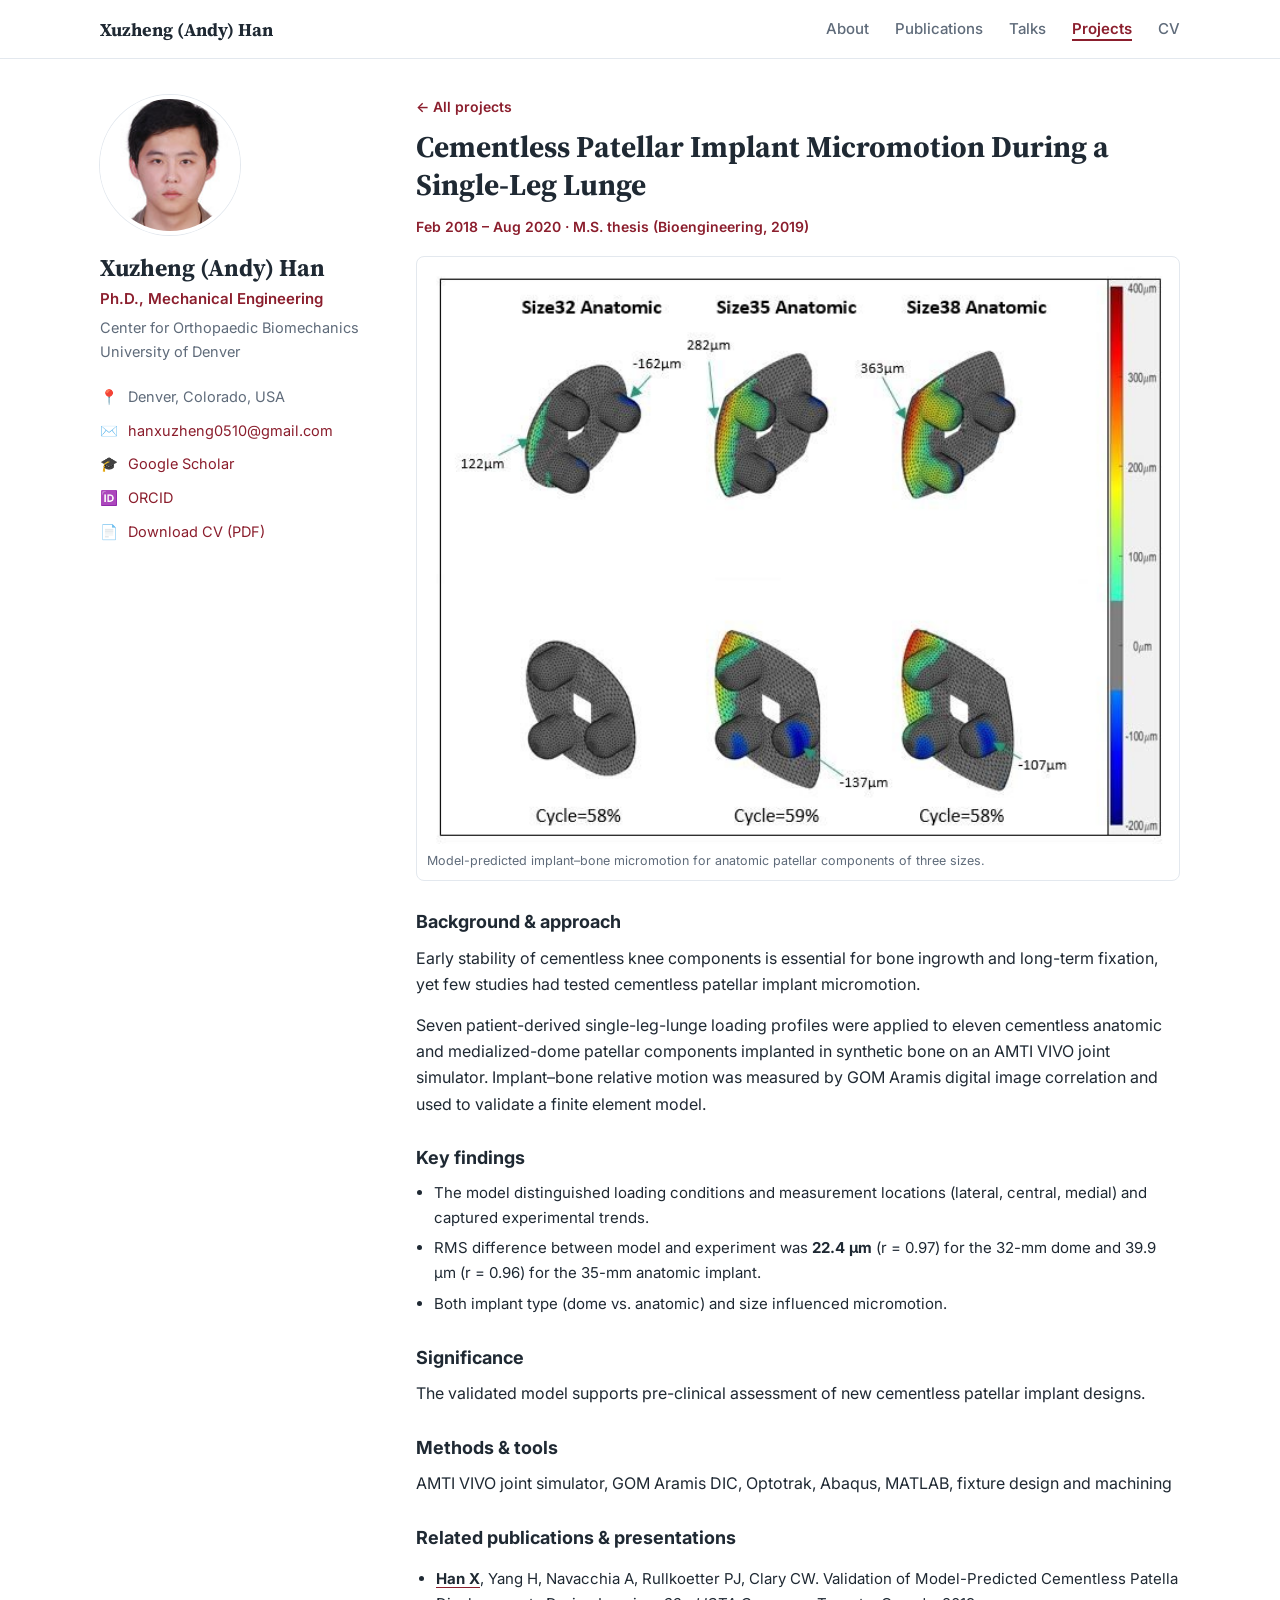
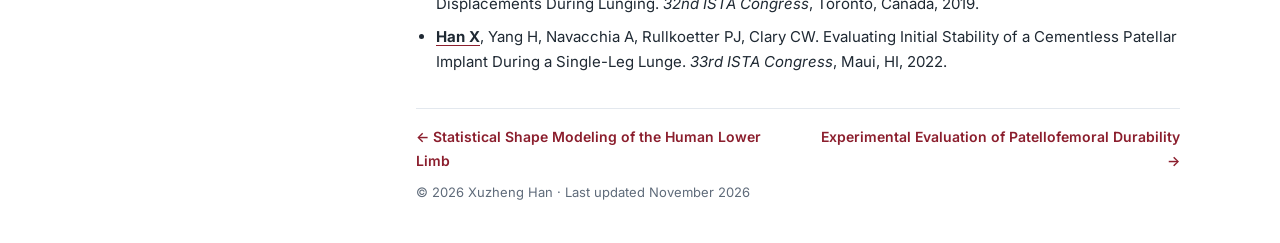
<file: projects/patellar-micromotion.html>
<!doctype html>
<html lang="en">
<head>
  <meta charset="utf-8">
  <meta name="viewport" content="width=device-width, initial-scale=1">
  <title>Cementless Patellar Implant Micromotion During a Single-Leg Lunge | Xuzheng (Andy) Han</title>
  <meta name="description" content="Develops and validates a finite element model of patellar implant–bone micromotion against simulator experiments to evaluate cementless knee implant designs.">
  <meta name="author" content="Xuzheng Han">
  <meta property="og:title" content="Cementless Patellar Implant Micromotion During a Single-Leg Lunge | Xuzheng (Andy) Han">
  <meta property="og:description" content="Develops and validates a finite element model of patellar implant–bone micromotion against simulator experiments to evaluate cementless knee implant designs.">
  <meta property="og:type" content="website">
  <link rel="preconnect" href="https://fonts.googleapis.com">
  <link rel="preconnect" href="https://fonts.gstatic.com" crossorigin>
  <link href="https://fonts.googleapis.com/css2?family=Inter:wght@400;500;600;700&family=Source+Serif+4:wght@600;700&display=swap" rel="stylesheet">
  <link rel="stylesheet" href="../assets/style.css">
</head>
<body>

<header class="topbar">
  <div class="topbar-inner">
    <a class="brand" href="../index.html">Xuzheng (Andy) Han</a>
    <button class="menu-btn" aria-label="Menu" aria-expanded="false" onclick="this.setAttribute('aria-expanded', document.body.classList.toggle('menu-open'))">
      <span></span><span></span><span></span>
    </button>
    <nav class="nav">
      <a href="../index.html">About</a>
      <a href="../publications.html">Publications</a>
      <a href="../talks.html">Talks</a>
      <a href="../projects.html" class="active" aria-current="page">Projects</a>
      <a href="../cv.html">CV</a>
    </nav>
  </div>
</header>

<div class="layout">

  <!-- ============ SIDEBAR / PROFILE (same on every page) ============ -->
  <aside class="sidebar">
    <div class="profile">
      <img class="avatar" src="../assets/profile.jpg" alt="Xuzheng Han">
      <p class="name">Xuzheng (Andy) Han</p>
      <p class="role">Ph.D., Mechanical Engineering</p>
      <p class="affil">Center for Orthopaedic Biomechanics<br>University of Denver</p>
      <ul class="links">
        <li><span class="ic">📍</span>Denver, Colorado, USA</li>
        <li><span class="ic">✉️</span><a href="mailto:hanxuzheng0510@gmail.com">hanxuzheng0510@gmail.com</a></li>
        <li><span class="ic">🎓</span><a href="https://scholar.google.com/citations?user=2-iZHD8AAAAJ&amp;hl=en">Google Scholar</a></li>
        <li><span class="ic">🆔</span><a href="https://orcid.org/0000-0001-9798-607X">ORCID</a></li>
        <!-- To add LinkedIn / ResearchGate: fill in your profile URL and remove these comment markers
        <li><span class="ic">💼</span><a href="https://www.linkedin.com/in/YOUR_ID">LinkedIn</a></li>
        <li><span class="ic">🔬</span><a href="https://www.researchgate.net/profile/YOUR_ID">ResearchGate</a></li>
        -->
        <li><span class="ic">📄</span><a href="../assets/Xuzheng_Han_CV.pdf">Download CV (PDF)</a></li>
      </ul>
    </div>
  </aside>

  <!-- ============ MAIN CONTENT ============ -->
  <main class="content">

    <article class="project-detail">
      <p class="crumb"><a href="../projects.html">← All projects</a></p>
      <h1 class="page-title">Cementless Patellar Implant Micromotion During a Single-Leg Lunge</h1>
      <p class="pf-date">Feb 2018 – Aug 2020 · M.S. thesis (Bioengineering, 2019)</p>
      <figure class="project-fig">
        <img src="../assets/figures/ms-patella-micromotion.jpg" alt="Cementless Patellar Implant Micromotion During a Single-Leg Lunge" loading="lazy">
        <figcaption>Model-predicted implant–bone micromotion for anatomic patellar components of three sizes.</figcaption>
      </figure>
      <h3>Background &amp; approach</h3>
      <p>Early stability of cementless knee components is essential for bone ingrowth and long-term fixation, yet few studies had tested cementless patellar implant micromotion.</p>
      <p>Seven patient-derived single-leg-lunge loading profiles were applied to eleven cementless anatomic and medialized-dome patellar components implanted in synthetic bone on an AMTI VIVO joint simulator. Implant–bone relative motion was measured by GOM Aramis digital image correlation and used to validate a finite element model.</p>
      <h3>Key findings</h3>
      <ul class="findings">
        <li>The model distinguished loading conditions and measurement locations (lateral, central, medial) and captured experimental trends.</li>
        <li>RMS difference between model and experiment was <strong>22.4 µm</strong> (r = 0.97) for the 32-mm dome and 39.9 µm (r = 0.96) for the 35-mm anatomic implant.</li>
        <li>Both implant type (dome vs. anatomic) and size influenced micromotion.</li>
      </ul>
      <h3>Significance</h3>
      <p>The validated model supports pre-clinical assessment of new cementless patellar implant designs.</p>
      <h3>Methods &amp; tools</h3>
      <p>AMTI VIVO joint simulator, GOM Aramis DIC, Optotrak, Abaqus, MATLAB, fixture design and machining</p>
      <h3>Related publications &amp; presentations</h3>
      <ul class="outputs">
        <li><span class="me">Han X</span>, Yang H, Navacchia A, Rullkoetter PJ, Clary CW. Validation of Model-Predicted Cementless Patella Displacements During Lunging. <em>32nd ISTA Congress</em>, Toronto, Canada, 2019.</li>
        <li><span class="me">Han X</span>, Yang H, Navacchia A, Rullkoetter PJ, Clary CW. Evaluating Initial Stability of a Cementless Patellar Implant During a Single-Leg Lunge. <em>33rd ISTA Congress</em>, Maui, HI, 2022.</li>
      </ul>
      <nav class="pager"><a href="statistical-shape-modeling.html">← Statistical Shape Modeling of the Human Lower Limb</a><a href="patellofemoral-durability.html">Experimental Evaluation of Patellofemoral Durability →</a></nav>
    </article>

    <footer class="footer">
      © <span id="yr">2026</span> Xuzheng Han · Last updated November 2026
    </footer>
  </main>
</div>

<script>document.getElementById('yr').textContent = new Date().getFullYear();</script>
</body>
</html>
</file>
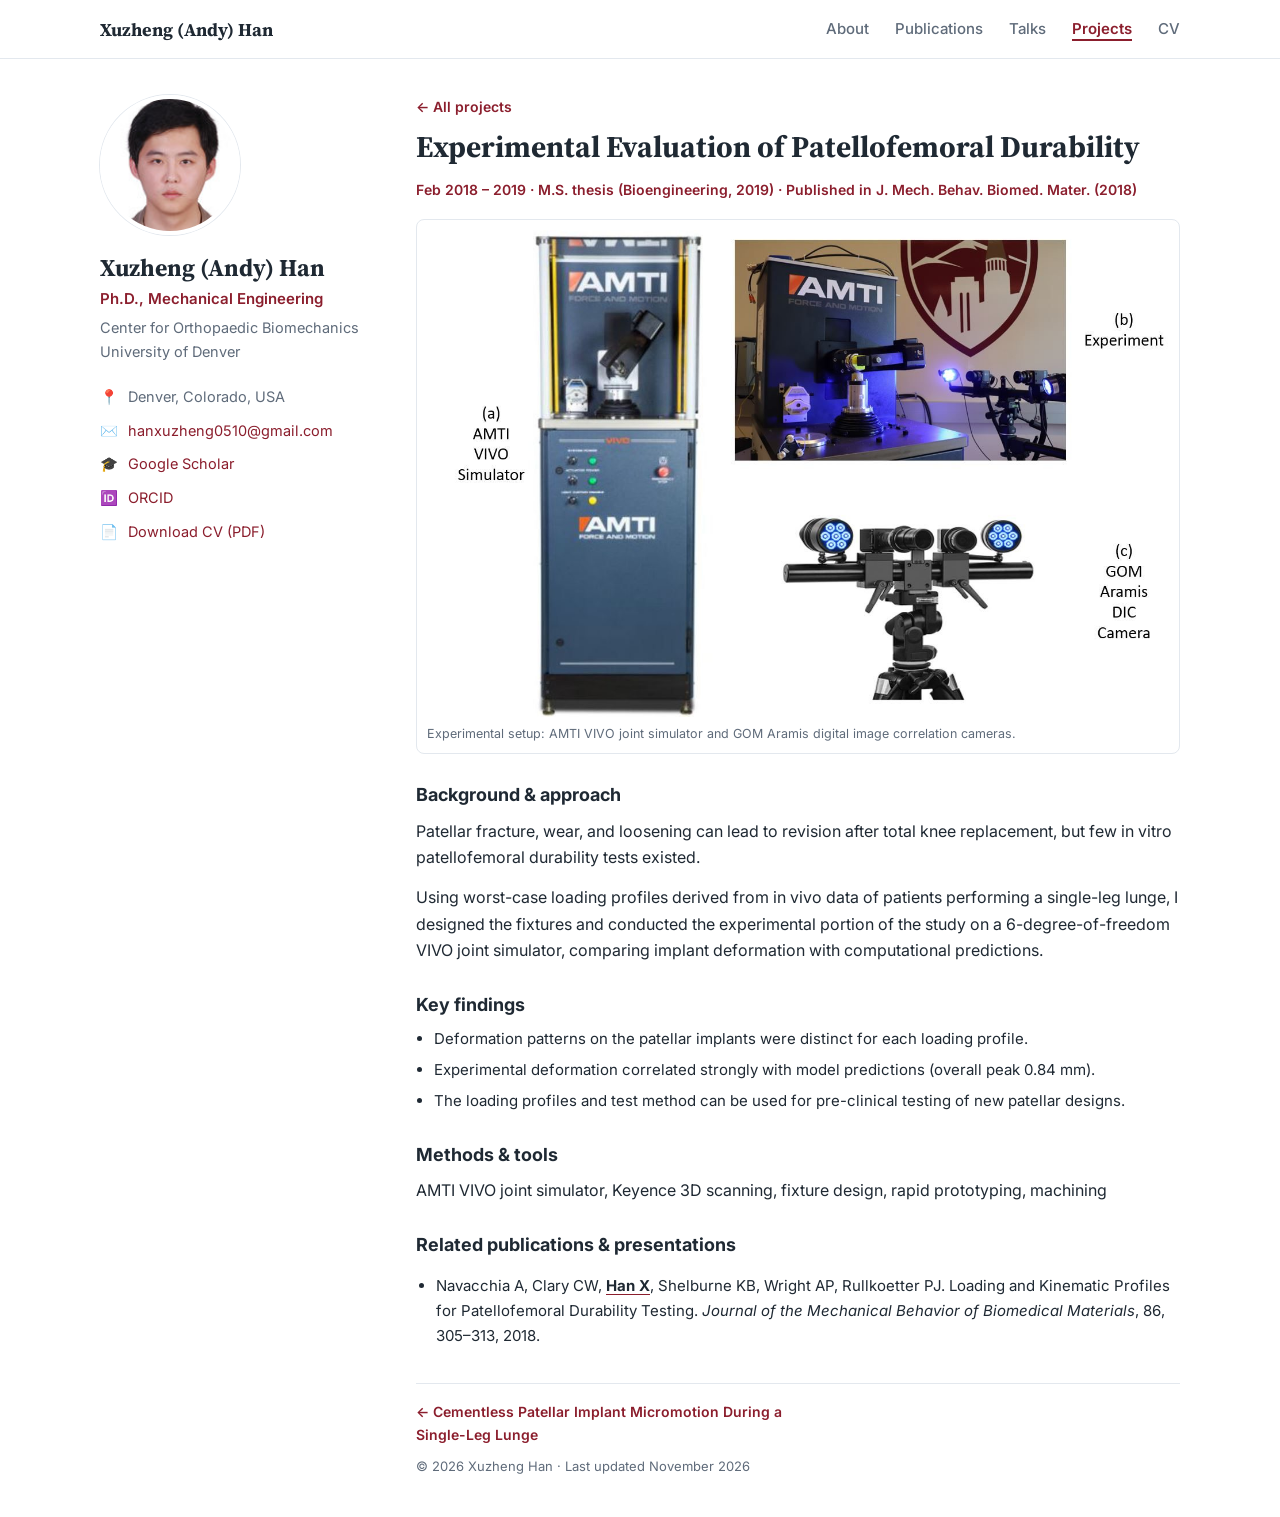
<file: projects/patellofemoral-durability.html>
<!doctype html>
<html lang="en">
<head>
  <meta charset="utf-8">
  <meta name="viewport" content="width=device-width, initial-scale=1">
  <title>Experimental Evaluation of Patellofemoral Durability | Xuzheng (Andy) Han</title>
  <meta name="description" content="Applies worst-case, in vivo-derived lunge loading on a joint simulator to evaluate patellar implant deformation for pre-clinical durability testing.">
  <meta name="author" content="Xuzheng Han">
  <meta property="og:title" content="Experimental Evaluation of Patellofemoral Durability | Xuzheng (Andy) Han">
  <meta property="og:description" content="Applies worst-case, in vivo-derived lunge loading on a joint simulator to evaluate patellar implant deformation for pre-clinical durability testing.">
  <meta property="og:type" content="website">
  <link rel="preconnect" href="https://fonts.googleapis.com">
  <link rel="preconnect" href="https://fonts.gstatic.com" crossorigin>
  <link href="https://fonts.googleapis.com/css2?family=Inter:wght@400;500;600;700&family=Source+Serif+4:wght@600;700&display=swap" rel="stylesheet">
  <link rel="stylesheet" href="../assets/style.css">
</head>
<body>

<header class="topbar">
  <div class="topbar-inner">
    <a class="brand" href="../index.html">Xuzheng (Andy) Han</a>
    <button class="menu-btn" aria-label="Menu" aria-expanded="false" onclick="this.setAttribute('aria-expanded', document.body.classList.toggle('menu-open'))">
      <span></span><span></span><span></span>
    </button>
    <nav class="nav">
      <a href="../index.html">About</a>
      <a href="../publications.html">Publications</a>
      <a href="../talks.html">Talks</a>
      <a href="../projects.html" class="active" aria-current="page">Projects</a>
      <a href="../cv.html">CV</a>
    </nav>
  </div>
</header>

<div class="layout">

  <!-- ============ SIDEBAR / PROFILE (same on every page) ============ -->
  <aside class="sidebar">
    <div class="profile">
      <img class="avatar" src="../assets/profile.jpg" alt="Xuzheng Han">
      <p class="name">Xuzheng (Andy) Han</p>
      <p class="role">Ph.D., Mechanical Engineering</p>
      <p class="affil">Center for Orthopaedic Biomechanics<br>University of Denver</p>
      <ul class="links">
        <li><span class="ic">📍</span>Denver, Colorado, USA</li>
        <li><span class="ic">✉️</span><a href="mailto:hanxuzheng0510@gmail.com">hanxuzheng0510@gmail.com</a></li>
        <li><span class="ic">🎓</span><a href="https://scholar.google.com/citations?user=2-iZHD8AAAAJ&amp;hl=en">Google Scholar</a></li>
        <li><span class="ic">🆔</span><a href="https://orcid.org/0000-0001-9798-607X">ORCID</a></li>
        <!-- To add LinkedIn / ResearchGate: fill in your profile URL and remove these comment markers
        <li><span class="ic">💼</span><a href="https://www.linkedin.com/in/YOUR_ID">LinkedIn</a></li>
        <li><span class="ic">🔬</span><a href="https://www.researchgate.net/profile/YOUR_ID">ResearchGate</a></li>
        -->
        <li><span class="ic">📄</span><a href="../assets/Xuzheng_Han_CV.pdf">Download CV (PDF)</a></li>
      </ul>
    </div>
  </aside>

  <!-- ============ MAIN CONTENT ============ -->
  <main class="content">

    <article class="project-detail">
      <p class="crumb"><a href="../projects.html">← All projects</a></p>
      <h1 class="page-title">Experimental Evaluation of Patellofemoral Durability</h1>
      <p class="pf-date">Feb 2018 – 2019 · M.S. thesis (Bioengineering, 2019) · Published in J. Mech. Behav. Biomed. Mater. (2018)</p>
      <figure class="project-fig">
        <img src="../assets/figures/ms-vivo-setup.jpg" alt="Experimental Evaluation of Patellofemoral Durability" loading="lazy">
        <figcaption>Experimental setup: AMTI VIVO joint simulator and GOM Aramis digital image correlation cameras.</figcaption>
      </figure>
      <h3>Background &amp; approach</h3>
      <p>Patellar fracture, wear, and loosening can lead to revision after total knee replacement, but few in vitro patellofemoral durability tests existed.</p>
      <p>Using worst-case loading profiles derived from in vivo data of patients performing a single-leg lunge, I designed the fixtures and conducted the experimental portion of the study on a 6-degree-of-freedom VIVO joint simulator, comparing implant deformation with computational predictions.</p>
      <h3>Key findings</h3>
      <ul class="findings">
        <li>Deformation patterns on the patellar implants were distinct for each loading profile.</li>
        <li>Experimental deformation correlated strongly with model predictions (overall peak 0.84 mm).</li>
        <li>The loading profiles and test method can be used for pre-clinical testing of new patellar designs.</li>
      </ul>

      <h3>Methods &amp; tools</h3>
      <p>AMTI VIVO joint simulator, Keyence 3D scanning, fixture design, rapid prototyping, machining</p>
      <h3>Related publications &amp; presentations</h3>
      <ul class="outputs">
        <li>Navacchia A, Clary CW, <span class="me">Han X</span>, Shelburne KB, Wright AP, Rullkoetter PJ. Loading and Kinematic Profiles for Patellofemoral Durability Testing. <em>Journal of the Mechanical Behavior of Biomedical Materials</em>, 86, 305–313, 2018.</li>
      </ul>
      <nav class="pager"><a href="patellar-micromotion.html">← Cementless Patellar Implant Micromotion During a Single-Leg Lunge</a><span></span></nav>
    </article>

    <footer class="footer">
      © <span id="yr">2026</span> Xuzheng Han · Last updated November 2026
    </footer>
  </main>
</div>

<script>document.getElementById('yr').textContent = new Date().getFullYear();</script>
</body>
</html>
</file>
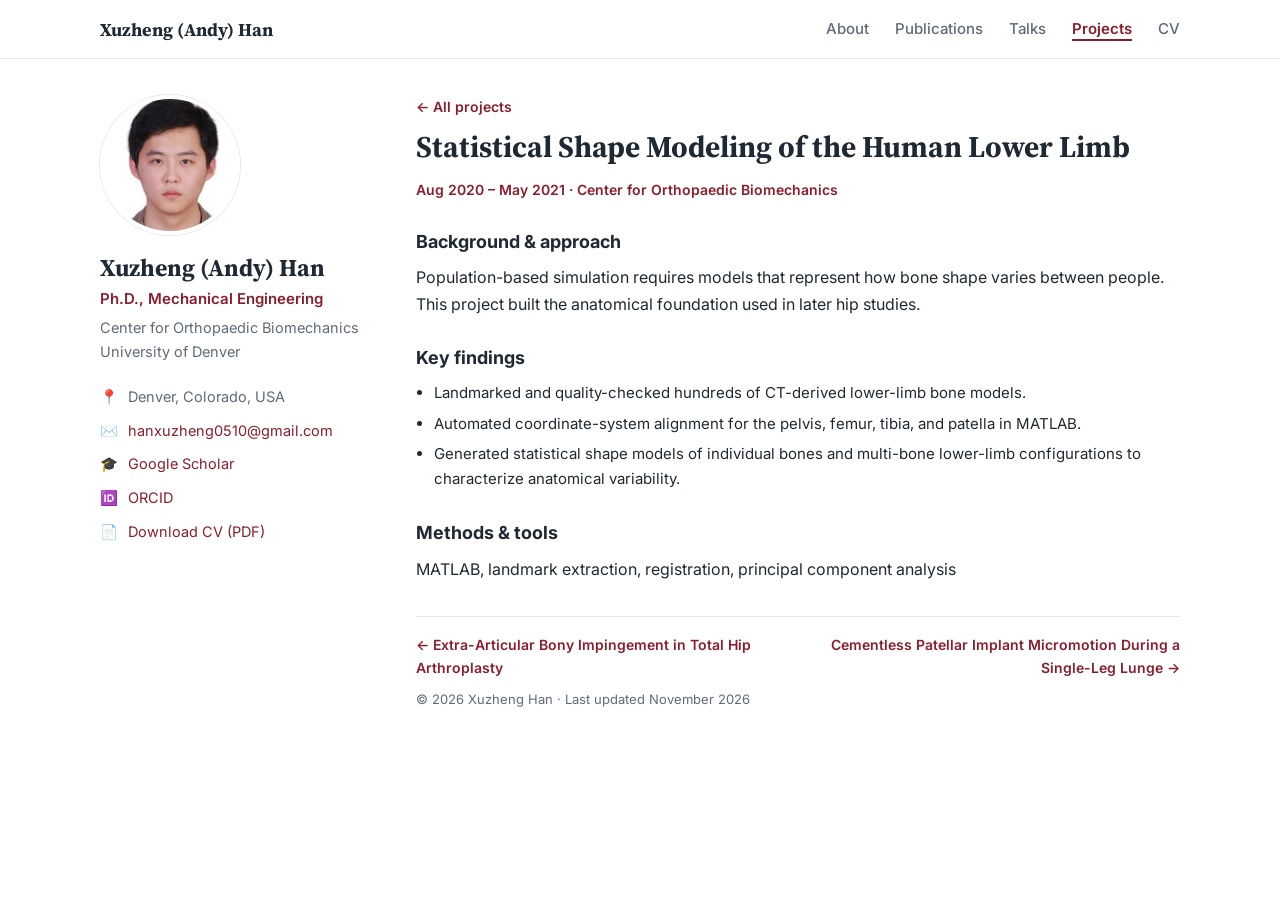
<file: projects/statistical-shape-modeling.html>
<!doctype html>
<html lang="en">
<head>
  <meta charset="utf-8">
  <meta name="viewport" content="width=device-width, initial-scale=1">
  <title>Statistical Shape Modeling of the Human Lower Limb | Xuzheng (Andy) Han</title>
  <meta name="description" content="Builds statistical shape models of the pelvis, femur, tibia, and patella from hundreds of CT-derived bones to capture anatomical variability for population-based simulation.">
  <meta name="author" content="Xuzheng Han">
  <meta property="og:title" content="Statistical Shape Modeling of the Human Lower Limb | Xuzheng (Andy) Han">
  <meta property="og:description" content="Builds statistical shape models of the pelvis, femur, tibia, and patella from hundreds of CT-derived bones to capture anatomical variability for population-based simulation.">
  <meta property="og:type" content="website">
  <link rel="preconnect" href="https://fonts.googleapis.com">
  <link rel="preconnect" href="https://fonts.gstatic.com" crossorigin>
  <link href="https://fonts.googleapis.com/css2?family=Inter:wght@400;500;600;700&family=Source+Serif+4:wght@600;700&display=swap" rel="stylesheet">
  <link rel="stylesheet" href="../assets/style.css">
</head>
<body>

<header class="topbar">
  <div class="topbar-inner">
    <a class="brand" href="../index.html">Xuzheng (Andy) Han</a>
    <button class="menu-btn" aria-label="Menu" aria-expanded="false" onclick="this.setAttribute('aria-expanded', document.body.classList.toggle('menu-open'))">
      <span></span><span></span><span></span>
    </button>
    <nav class="nav">
      <a href="../index.html">About</a>
      <a href="../publications.html">Publications</a>
      <a href="../talks.html">Talks</a>
      <a href="../projects.html" class="active" aria-current="page">Projects</a>
      <a href="../cv.html">CV</a>
    </nav>
  </div>
</header>

<div class="layout">

  <!-- ============ SIDEBAR / PROFILE (same on every page) ============ -->
  <aside class="sidebar">
    <div class="profile">
      <img class="avatar" src="../assets/profile.jpg" alt="Xuzheng Han">
      <p class="name">Xuzheng (Andy) Han</p>
      <p class="role">Ph.D., Mechanical Engineering</p>
      <p class="affil">Center for Orthopaedic Biomechanics<br>University of Denver</p>
      <ul class="links">
        <li><span class="ic">📍</span>Denver, Colorado, USA</li>
        <li><span class="ic">✉️</span><a href="mailto:hanxuzheng0510@gmail.com">hanxuzheng0510@gmail.com</a></li>
        <li><span class="ic">🎓</span><a href="https://scholar.google.com/citations?user=2-iZHD8AAAAJ&amp;hl=en">Google Scholar</a></li>
        <li><span class="ic">🆔</span><a href="https://orcid.org/0000-0001-9798-607X">ORCID</a></li>
        <!-- To add LinkedIn / ResearchGate: fill in your profile URL and remove these comment markers
        <li><span class="ic">💼</span><a href="https://www.linkedin.com/in/YOUR_ID">LinkedIn</a></li>
        <li><span class="ic">🔬</span><a href="https://www.researchgate.net/profile/YOUR_ID">ResearchGate</a></li>
        -->
        <li><span class="ic">📄</span><a href="../assets/Xuzheng_Han_CV.pdf">Download CV (PDF)</a></li>
      </ul>
    </div>
  </aside>

  <!-- ============ MAIN CONTENT ============ -->
  <main class="content">

    <article class="project-detail">
      <p class="crumb"><a href="../projects.html">← All projects</a></p>
      <h1 class="page-title">Statistical Shape Modeling of the Human Lower Limb</h1>
      <p class="pf-date">Aug 2020 – May 2021 · Center for Orthopaedic Biomechanics</p>

      <h3>Background &amp; approach</h3>
      <p>Population-based simulation requires models that represent how bone shape varies between people. This project built the anatomical foundation used in later hip studies.</p>
      <h3>Key findings</h3>
      <ul class="findings">
        <li>Landmarked and quality-checked hundreds of CT-derived lower-limb bone models.</li>
        <li>Automated coordinate-system alignment for the pelvis, femur, tibia, and patella in MATLAB.</li>
        <li>Generated statistical shape models of individual bones and multi-bone lower-limb configurations to characterize anatomical variability.</li>
      </ul>

      <h3>Methods &amp; tools</h3>
      <p>MATLAB, landmark extraction, registration, principal component analysis</p>

      <nav class="pager"><a href="bony-impingement.html">← Extra-Articular Bony Impingement in Total Hip Arthroplasty</a><a href="patellar-micromotion.html">Cementless Patellar Implant Micromotion During a Single-Leg Lunge →</a></nav>
    </article>

    <footer class="footer">
      © <span id="yr">2026</span> Xuzheng Han · Last updated November 2026
    </footer>
  </main>
</div>

<script>document.getElementById('yr').textContent = new Date().getFullYear();</script>
</body>
</html>
</file>
<file: assets/style.css>
:root {
  --bg: #ffffff;
  --bg-soft: #f6f8fa;
  --text: #1f2933;
  --muted: #5f6b7a;
  --line: #e3e8ee;
  --accent: #8b1e2d;       /* University of Denver crimson */
  --accent-soft: #f7eaec;
  --link: #8b1e2d;
  --serif: "Source Serif 4", Georgia, serif;
  --sans: "Inter", -apple-system, BlinkMacSystemFont, "Segoe UI", Roboto, sans-serif;
}
@media (prefers-color-scheme: dark) {
  :root {
    --bg: #12151a; --bg-soft: #1a1f26; --text: #e6e9ee; --muted: #9aa5b3;
    --line: #2a313b; --accent: #e07a87; --accent-soft: #2a1c20; --link: #f0a0aa;
  }
}

* { box-sizing: border-box; }
html { scroll-behavior: smooth; scroll-padding-top: 72px; }
body { margin: 0; background: var(--bg); color: var(--text); font: 16px/1.65 var(--sans); }
a { color: var(--link); text-decoration: none; }
a:hover { text-decoration: underline; }

/* ---------- top bar ---------- */
.topbar { position: sticky; top: 0; z-index: 10; background: color-mix(in srgb, var(--bg) 92%, transparent);
  backdrop-filter: blur(8px); border-bottom: 1px solid var(--line); }
.topbar-inner { max-width: 1120px; margin: 0 auto; padding: 0 20px; height: 58px; display: flex; align-items: center; justify-content: space-between; }
.brand { font: 700 18px var(--serif); color: var(--text); }
.nav { display: flex; gap: 26px; }
.nav a { color: var(--muted); font-weight: 500; font-size: 15px; }
.nav a:hover { color: var(--accent); text-decoration: none; }
.menu-btn { display: none; background: none; border: 0; padding: 8px; cursor: pointer; }
.menu-btn span { display: block; width: 22px; height: 2px; margin: 5px 0; background: var(--text); }

/* ---------- layout ---------- */
.layout { max-width: 1120px; margin: 0 auto; padding: 36px 20px 40px; display: grid; grid-template-columns: 260px 1fr; gap: 56px; }
.sidebar .profile { position: sticky; top: 94px; }
.avatar { width: 140px; height: 140px; border-radius: 50%; object-fit: cover; display: grid; place-items: center;
  background: linear-gradient(135deg, var(--accent), #c2475a); color: #fff; font: 700 52px var(--serif); letter-spacing: 1px;
  border: 4px solid var(--bg); box-shadow: 0 0 0 1px var(--line); }
.name { font: 700 24px/1.25 var(--serif); margin: 18px 0 4px; color: var(--text); }
.role { margin: 0; font-weight: 600; color: var(--accent); font-size: 15px; }
.affil { margin: 4px 0 16px; color: var(--muted); font-size: 14.5px; }
.links { list-style: none; padding: 0; margin: 0; font-size: 14.5px; }
.links li { display: flex; gap: 10px; padding: 5px 0; color: var(--muted); word-break: break-word; }
.links .ic { width: 18px; text-align: center; flex: none; }

/* ---------- content ---------- */
.content { min-width: 0; }
section { padding-bottom: 28px; margin-bottom: 28px; border-bottom: 1px solid var(--line); }
section:last-of-type { border-bottom: 0; }
h2 { font: 700 26px var(--serif); margin: 0 0 16px; }
h3 { font-size: 17px; margin: 0 0 8px; }
h3.sub { font-size: 14px; text-transform: uppercase; letter-spacing: .06em; color: var(--muted); margin: 22px 0 10px; }
.muted { color: var(--muted); }
p { margin: 0 0 14px; }

.interests { margin-top: 18px; }
.tags { list-style: none; padding: 0; margin: 0; display: flex; flex-wrap: wrap; gap: 8px; }
.tags li { background: var(--accent-soft); color: var(--accent); padding: 4px 12px; border-radius: 999px; font-size: 14px; font-weight: 500; }

.news { list-style: none; padding: 0; margin: 0; }
.news li { display: grid; grid-template-columns: 86px 1fr; gap: 12px; padding: 7px 0; }
.news .date { font-weight: 600; color: var(--accent); font-size: 14px; padding-top: 1px; }

.cards { display: grid; gap: 14px; }
.card { background: var(--bg-soft); border: 1px solid var(--line); border-left: 4px solid var(--accent); border-radius: 8px; padding: 16px 18px; }
.card p { margin: 0; font-size: 15px; }

.pubs { padding-left: 22px; margin: 0; }
.pubs li { margin-bottom: 14px; padding-left: 4px; }
.title { font-weight: 600; }
.venue { font-style: italic; }
.me { font-weight: 700; text-decoration: underline; text-decoration-color: var(--accent); text-underline-offset: 3px; }
.pill { display: inline-block; font-size: 12px; font-weight: 600; padding: 1px 9px; margin-left: 4px; border: 1px solid var(--accent); border-radius: 999px; }
.pill:hover { background: var(--accent); color: #fff; text-decoration: none; }

.talks { list-style: none; padding: 0; margin: 0; }
.talks li { display: grid; grid-template-columns: 56px 1fr; gap: 12px; padding: 9px 0; border-bottom: 1px dashed var(--line); }
.talks li:last-child { border-bottom: 0; }
.talks .year { font-weight: 700; color: var(--accent); }
.talks .title { display: block; }

.proj { border: 1px solid var(--line); border-radius: 8px; margin-bottom: 10px; background: var(--bg); }
.proj summary { cursor: pointer; padding: 12px 16px; display: flex; justify-content: space-between; gap: 16px; font-weight: 600; list-style: none; }
.proj summary::-webkit-details-marker { display: none; }
.proj summary::before { content: "▸"; color: var(--accent); margin-right: -6px; transition: transform .15s; }
.proj[open] summary::before { transform: rotate(90deg); }
.proj summary span:first-of-type { flex: 1; }
.proj ul { margin: 0; padding: 0 20px 12px 38px; font-size: 15px; }
.proj li { margin-bottom: 6px; }
.when { color: var(--muted); font-weight: 500; font-size: 14px; white-space: nowrap; }

.btn { display: inline-block; background: var(--accent); color: #fff; padding: 8px 18px; border-radius: 6px; font-weight: 600; }
.btn:hover { text-decoration: none; opacity: .9; }
.edu { list-style: none; padding: 0; margin: 0; }
.edu li { display: flex; justify-content: space-between; gap: 16px; padding: 6px 0; }
.skills { display: grid; grid-template-columns: 200px 1fr; gap: 8px 18px; margin: 0; font-size: 15px; }
.skills dt { font-weight: 600; }
.skills dd { margin: 0; color: var(--muted); }

.footer { color: var(--muted); font-size: 13px; padding-top: 10px; }

/* ---------- responsive ---------- */
@media (max-width: 860px) {
  .layout { grid-template-columns: 1fr; gap: 28px; padding-top: 24px; }
  .sidebar .profile { position: static; display: grid; grid-template-columns: 96px 1fr; column-gap: 18px; align-items: center; }
  .avatar { width: 96px; height: 96px; font-size: 32px; grid-row: span 3; }
  .name { margin-top: 0; font-size: 21px; }
  .affil { margin-bottom: 0; }
  .links { grid-column: 1 / -1; margin-top: 14px; }
  .menu-btn { display: block; }
  .nav { display: none; position: absolute; top: 58px; left: 0; right: 0; flex-direction: column; gap: 0;
    background: var(--bg); border-bottom: 1px solid var(--line); padding: 6px 20px 12px; }
  .menu-open .nav { display: flex; }
  .nav a { padding: 10px 0; }
  .skills { grid-template-columns: 1fr; gap: 2px; }
  .skills dd { margin-bottom: 10px; }
  .edu li, .proj summary { flex-direction: column; gap: 2px; }
  .proj summary::before { display: none; }
  .news li { grid-template-columns: 1fr; gap: 0; }
}

/* ---------- multi-page additions ---------- */
.nav a.active { color: var(--accent); font-weight: 600; box-shadow: inset 0 -2px 0 var(--accent); }
.more { margin: 14px 0 0; font-weight: 600; font-size: 15px; }
@media (max-width: 860px) { .nav a.active { box-shadow: none; } }

/* ---------- projects page ---------- */
.thesis { background: var(--accent-soft); border-radius: 10px; padding: 20px 22px; margin: 22px 0 18px; }
.thesis p:last-child { margin-bottom: 0; }
.kicker { text-transform: uppercase; letter-spacing: .06em; font-size: 12.5px; font-weight: 700; color: var(--accent); margin: 0 0 6px; }
.thesis-title { font: 700 21px/1.35 var(--serif); margin: 0 0 10px; }
.project { display: grid; grid-template-columns: 1fr 1fr; gap: 24px; align-items: start; padding: 20px 0; border-bottom: 1px solid var(--line); }
.project h3 { font-size: 18px; margin-bottom: 8px; }
.project p { font-size: 15px; }
.aim { font-size: 13px !important; font-weight: 600; color: var(--muted); margin: 0 0 4px; }
.findings { margin: 0; padding-left: 18px; font-size: 15px; }
.findings li { margin-bottom: 6px; }
.project-fig { margin: 0; background: #fff; border: 1px solid var(--line); border-radius: 8px; padding: 10px; }
.project-fig img { width: 100%; height: auto; display: block; }
.project-fig.narrow img { max-height: 420px; width: auto; margin: 0 auto; }
.project-fig figcaption { font-size: 12.5px; color: #5f6b7a; margin-top: 8px; line-height: 1.45; }
.project:has(.project-fig.wide) { grid-template-columns: 1fr; }
.future { border-left: 4px solid var(--accent); background: var(--bg-soft); padding: 16px 20px; border-radius: 0 8px 8px 0; margin: 22px 0 8px; }
.future p { margin: 0; font-size: 15px; }
@media (max-width: 860px) { .project { grid-template-columns: 1fr; } }

/* ---------- portfolio list ---------- */
.page-title { font: 700 30px/1.25 var(--serif); margin: 0 0 12px; }
.pf-item { padding: 26px 0; border-bottom: 1px solid var(--line); }
.pf-item:last-child { border-bottom: 0; }
.pf-title { font: 700 22px/1.3 var(--serif); margin: 0 0 4px; }
.pf-title a { color: var(--text); }
.pf-title a:hover { color: var(--accent); text-decoration: none; }
.pf-date { color: var(--accent); font-weight: 600; font-size: 14px; margin: 0 0 8px; }
.pf-short { margin: 0 0 14px; }
.pf-cover { display: block; max-width: 640px; background: #fff; border: 1px solid var(--line); border-radius: 8px; padding: 10px; transition: box-shadow .15s; }
.pf-cover:hover { box-shadow: 0 4px 16px rgba(0,0,0,.08); }
.pf-cover img { display: block; width: 100%; height: auto; max-height: 360px; object-fit: contain; }
.cover-placeholder { height: 160px; display: grid; place-items: center; border-radius: 6px; color: #fff; font: 700 20px var(--serif);
  background: linear-gradient(135deg, var(--accent), #c2475a); }

/* ---------- project detail ---------- */
.project-detail h3 { font-size: 18px; margin: 26px 0 8px; }
.project-detail .project-fig { margin: 18px 0 6px; }
.crumb { margin: 0 0 10px; font-size: 14px; font-weight: 600; }
.outputs { padding-left: 20px; font-size: 15px; }
.outputs li { margin-bottom: 8px; }
.pager { display: flex; justify-content: space-between; gap: 20px; margin-top: 34px; padding-top: 16px; border-top: 1px solid var(--line); font-size: 14px; font-weight: 600; }
.pager a { max-width: 48%; }
.pager a:last-child { text-align: right; }
.badge { display: inline-block; font-size: 12px; font-weight: 700; color: var(--accent); background: var(--accent-soft); padding: 1px 8px; border-radius: 999px; }

/* ---------- CV page ---------- */
.cv h2 { font-size: 22px; margin: 30px 0 12px; padding-bottom: 6px; border-bottom: 1px solid var(--line); }
.cv > ul, .cv > ol { padding-left: 20px; margin: 0; }
.cv > ul > li, .cv > ol > li { margin-bottom: 12px; }
.cv li ul { margin: 6px 0 0; padding-left: 20px; font-size: 15px; }
.cv li ul li { margin-bottom: 4px; }
.when-i { font-style: italic; color: var(--muted); font-size: 14.5px; }
.cv-sub { font-style: italic; color: var(--muted); font-size: 14.5px; }
@media (max-width: 860px) { .pager { flex-direction: column; } .pager a { max-width: 100%; } .pager a:last-child { text-align: left; } }
</file>
